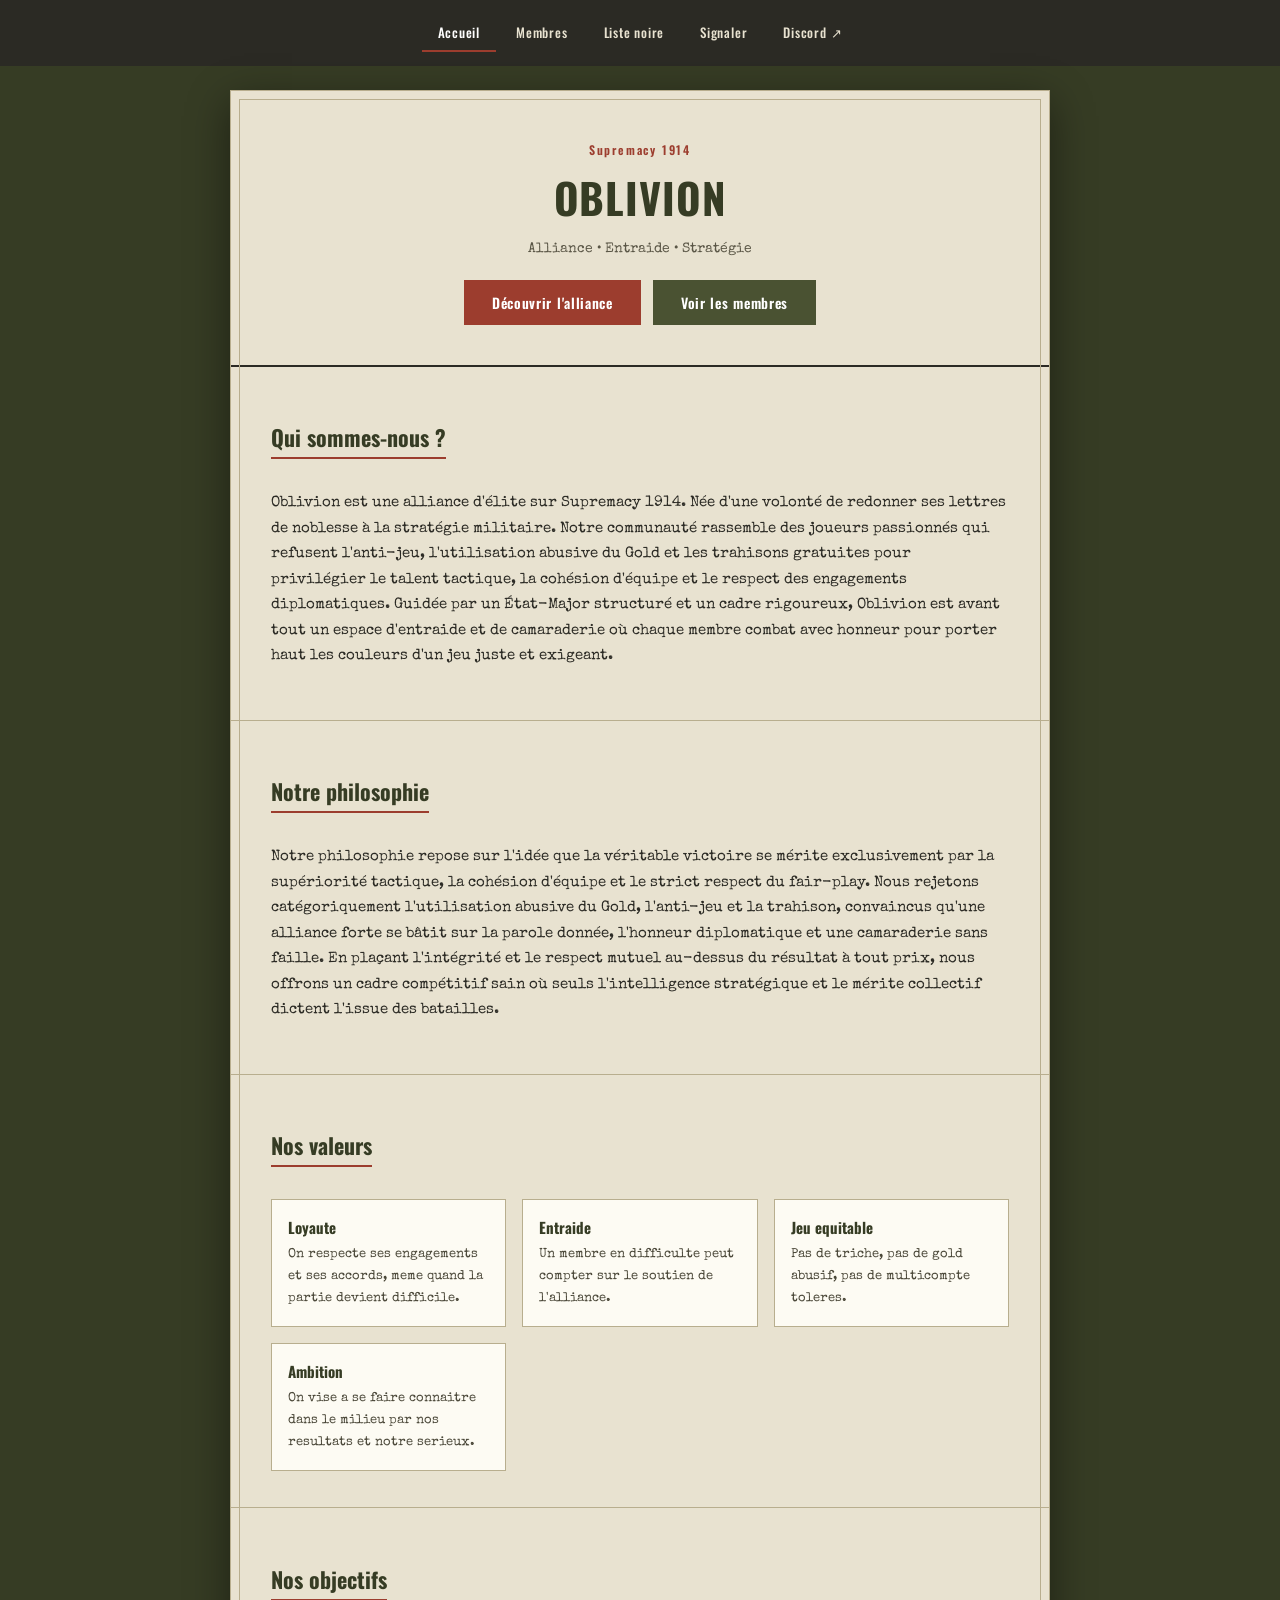
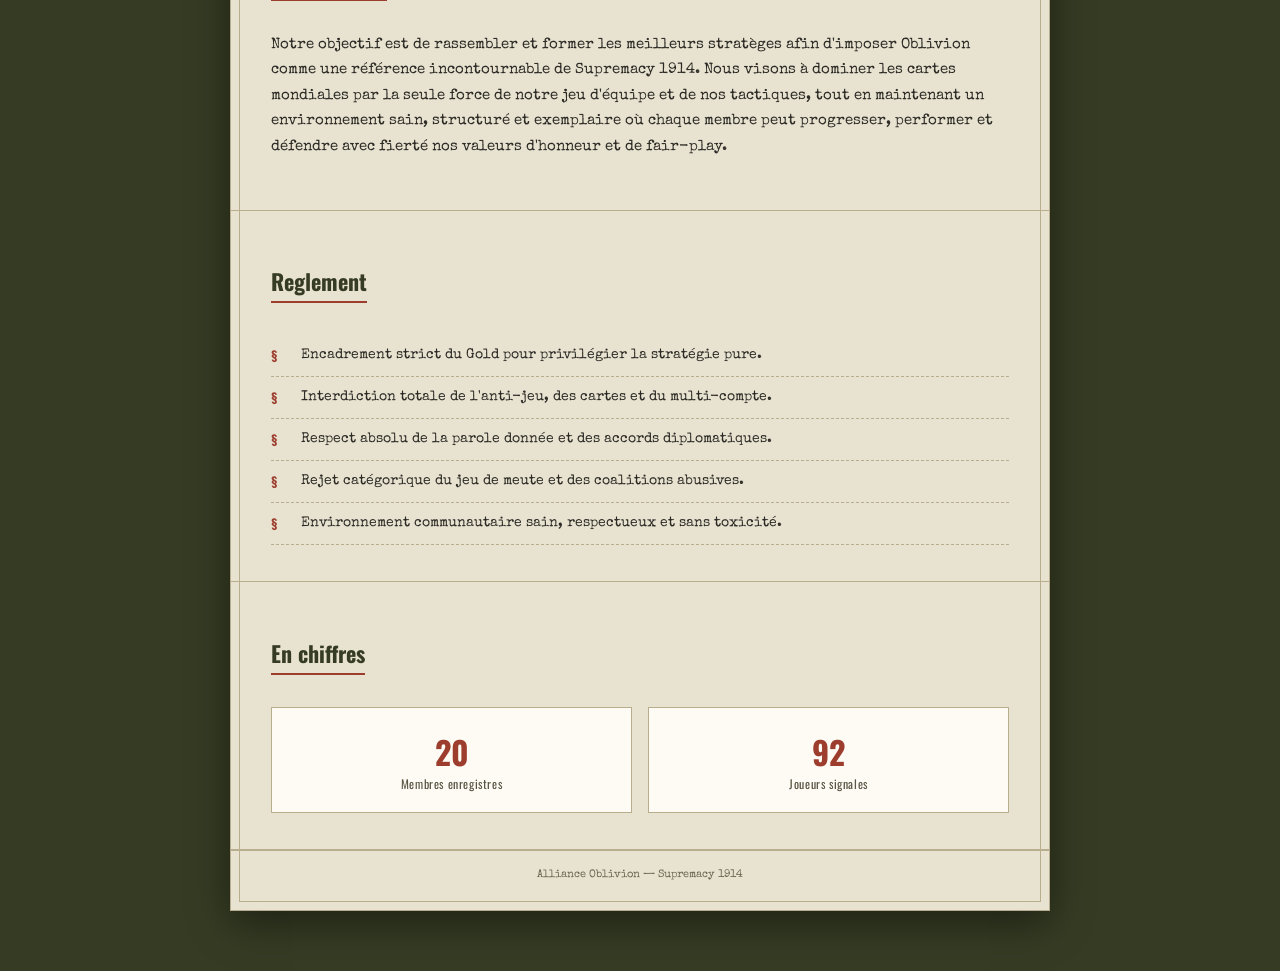
<file: index.html>
<!DOCTYPE html>
<html lang="fr">
<head>
<meta charset="UTF-8">
<meta name="viewport" content="width=device-width, initial-scale=1.0">
<title>Oblivion — Alliance Supremacy 1914</title>
<link rel="stylesheet" href="style.css">
</head>
<body>

<div class="topbar">
  <a href="index.html" class="active">Accueil</a>
  <a href="membres.html">Membres</a>
  <a href="blacklist.html">Liste noire</a>
  <a href="signaler.html">Signaler</a>
  <a href="https://discord.gg/QsgfNkR2nr" target="_blank">Discord ↗</a>
</div>

<div class="sheet">

  <div class="hero">
    <div class="eyebrow">Supremacy 1914</div>
    <h1>OBLIVION</h1>
    <p class="tagline">Alliance • Entraide • Stratégie</p>
    <div class="cta-row">
      <a href="#presentation" class="btn">Découvrir l'alliance</a>
      <a href="membres.html" class="btn secondary">Voir les membres</a>
    </div>
  </div>

  <div class="section" id="presentation">
    <h2>Qui sommes-nous ?</h2>
    <p>
      <!-- TODO Mamy  -->
      Oblivion est une alliance d'élite sur Supremacy 1914. 
      Née d'une volonté de redonner ses lettres de noblesse à la stratégie militaire.
      Notre communauté rassemble des joueurs passionnés qui refusent l'anti-jeu, 
      l'utilisation abusive du Gold et les trahisons gratuites pour privilégier le talent tactique, la cohésion d'équipe et le respect des engagements diplomatiques.
      Guidée par un État-Major structuré et un cadre rigoureux, Oblivion est avant tout un espace d'entraide et de camaraderie où chaque membre combat avec honneur pour porter haut les couleurs d'un jeu juste et exigeant.
    </p>
  </div>

  <div class="section">
    <h2>Notre philosophie</h2>
    <p>
      <!-- TODO Mamy  -->
      Notre philosophie repose sur l'idée que la véritable
      victoire se mérite exclusivement par la supériorité
      tactique, la cohésion d'équipe et le strict respect
      du fair-play. Nous rejetons catégoriquement l'utilisation
      abusive du Gold, l'anti-jeu et la trahison, convaincus
      qu'une alliance forte se bâtit sur la parole donnée,
      l'honneur diplomatique et une camaraderie sans faille.
      En plaçant l'intégrité et le respect mutuel au-dessus
      du résultat à tout prix, nous offrons un cadre
      compétitif sain où seuls l'intelligence stratégique
      et le mérite collectif dictent l'issue des batailles.
    </p>
  </div>

  <div class="section">
    <h2>Nos valeurs</h2>
    <div class="values-grid">
      <div class="value-card">
        <h3>Loyaute</h3>
        <p>On respecte ses engagements et ses accords, meme quand la partie devient difficile.</p>
      </div>
      <div class="value-card">
        <h3>Entraide</h3>
        <p>Un membre en difficulte peut compter sur le soutien de l'alliance.</p>
      </div>
      <div class="value-card">
        <h3>Jeu equitable</h3>
        <p>Pas de triche, pas de gold abusif, pas de multicompte toleres.</p>
      </div>
      <div class="value-card">
        <h3>Ambition</h3>
        <p>On vise a se faire connaitre dans le milieu par nos resultats et notre serieux.</p>
      </div>
    </div>
  </div>

  <div class="section">
    <h2>Nos objectifs</h2>
    <p>
      <!-- TODO Mamy -->
      Notre objectif est de rassembler et former les meilleurs
      stratèges afin d'imposer Oblivion comme une référence
      incontournable de Supremacy 1914. Nous visons à dominer
      les cartes mondiales par la seule force de notre jeu
      d'équipe et de nos tactiques, tout en maintenant un
      environnement sain, structuré et exemplaire où chaque
      membre peut progresser, performer et défendre avec fierté
      nos valeurs d'honneur et de fair-play.
    </p>
  </div>

  <div class="section">
    <h2>Reglement</h2>
    <ul class="rules-list">
      <!-- TODO Mamy -->
      <li>Encadrement strict du Gold pour privilégier la stratégie pure.</li>
      <li>Interdiction totale de l'anti-jeu, des cartes et du multi-compte.</li>
      <li>Respect absolu de la parole donnée et des accords diplomatiques.</li>
      <li>Rejet catégorique du jeu de meute et des coalitions abusives.</li>
      <li>Environnement communautaire sain, respectueux et sans toxicité.</li>
    </ul>
  </div>

  <div class="section" id="chiffres">
    <h2>En chiffres</h2>
    <div class="stats-grid" id="stats-grid">
      <div class="stat-card">
        <div class="stat-number" id="stat-membres">—</div>
        <div class="stat-label">Membres enregistres</div>
      </div>
      <div class="stat-card">
        <div class="stat-number" id="stat-blacklist">—</div>
        <div class="stat-label">Joueurs signales</div>
      </div>
    </div>
  </div>

  <footer>Alliance Oblivion — Supremacy 1914</footer>
  <!--https://formspree.io/f/xjyvqvpk -->
</div>

<script>
  async function loadStats() {
    try {
      const [blRes, memRes] = await Promise.all([
        fetch('blacklist.json'),
        fetch('membres.json')
      ]);
      const blacklist = blRes.ok ? await blRes.json() : [];
      const membres = memRes.ok ? await memRes.json() : [];
      document.getElementById('stat-blacklist').textContent = blacklist.length;
      document.getElementById('stat-membres').textContent = membres.length;
    } catch (e) {
      document.getElementById('stat-blacklist').textContent = '?';
      document.getElementById('stat-membres').textContent = '?';
    }
  }
  loadStats();
</script>

</body>
</html>
</file>
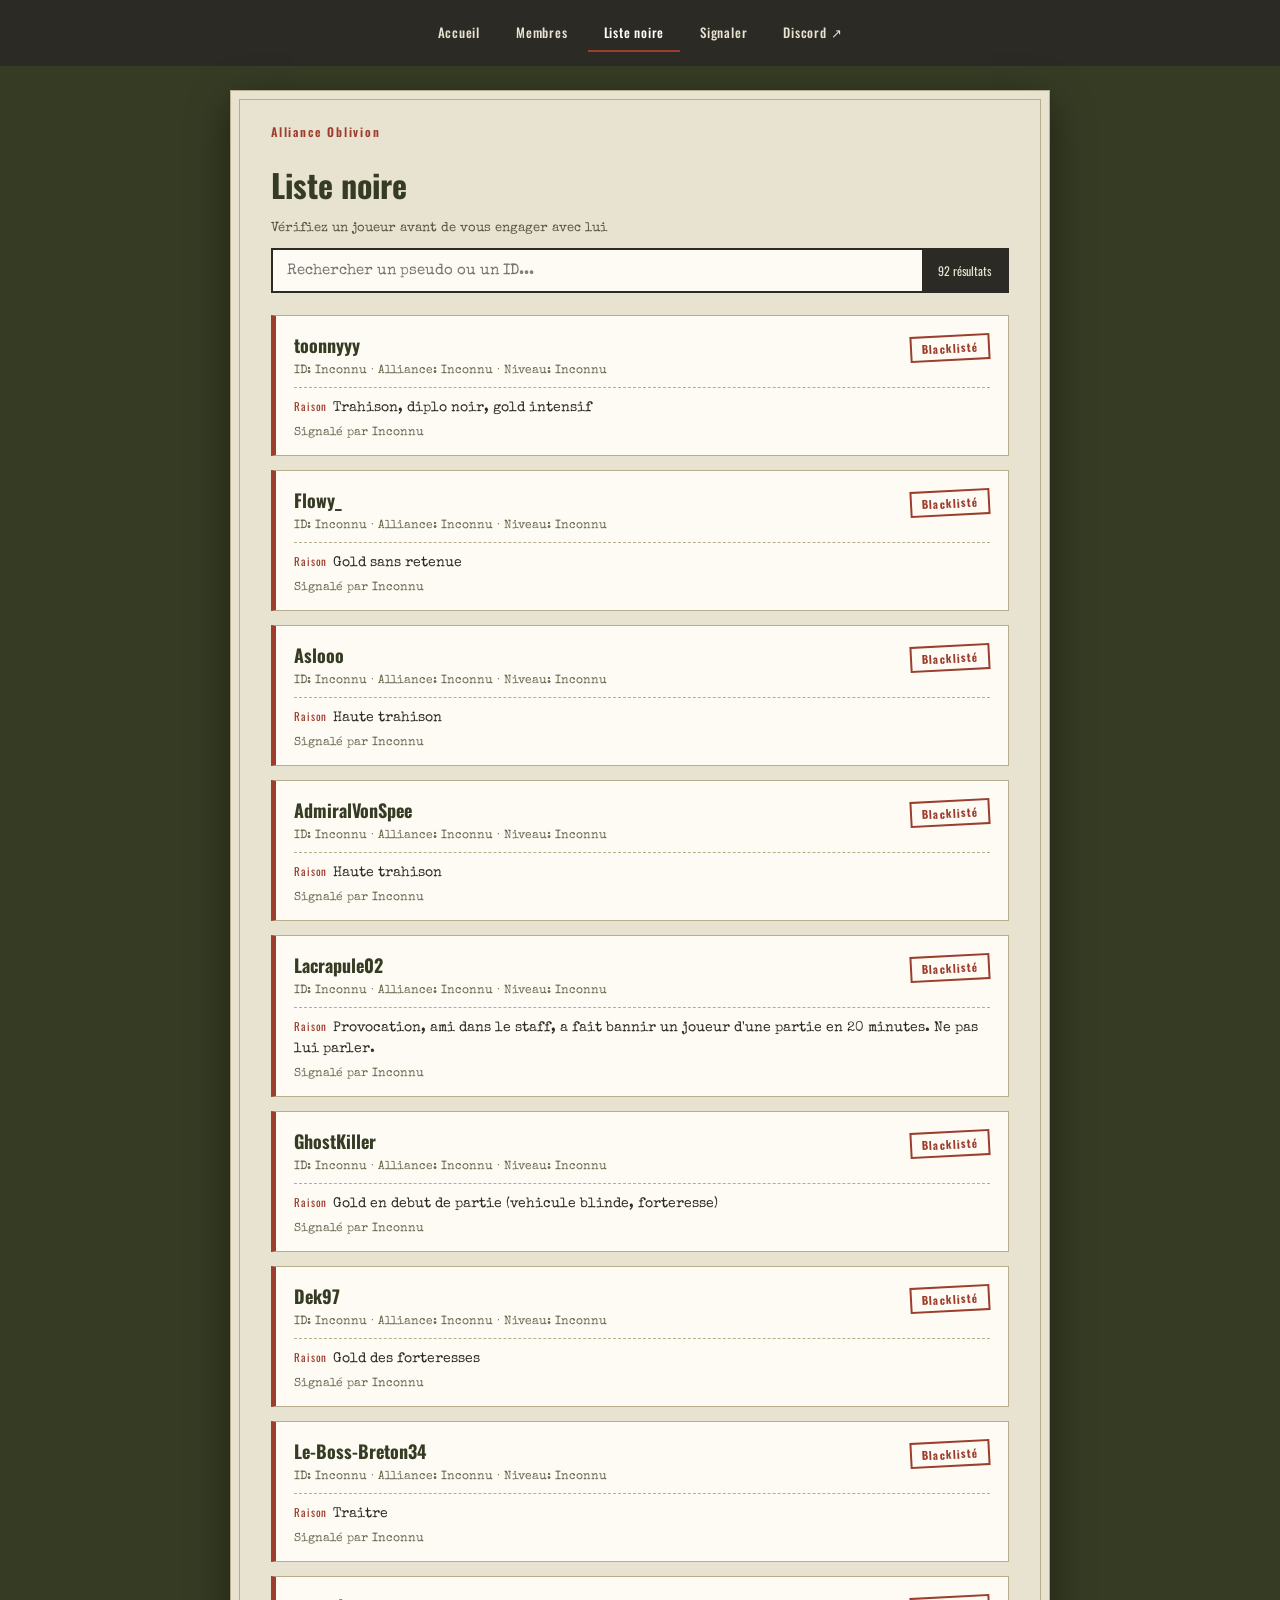
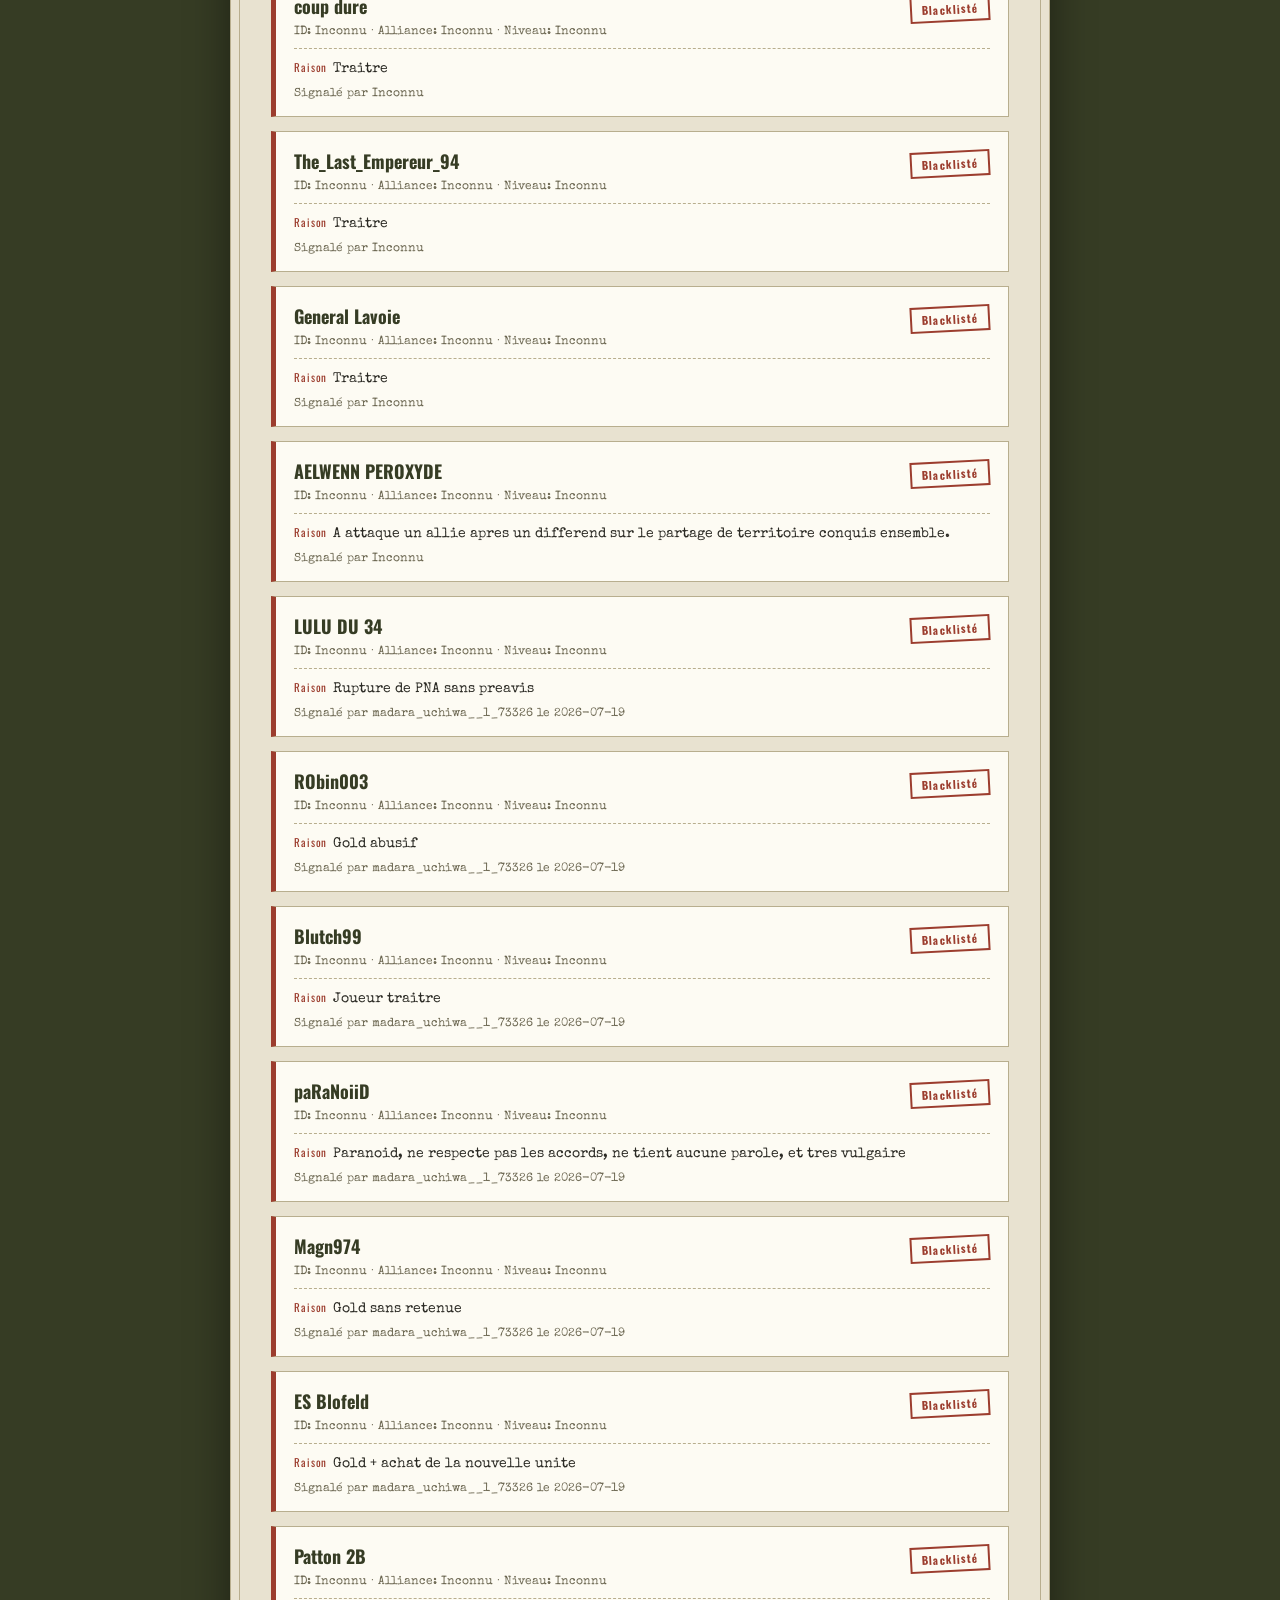
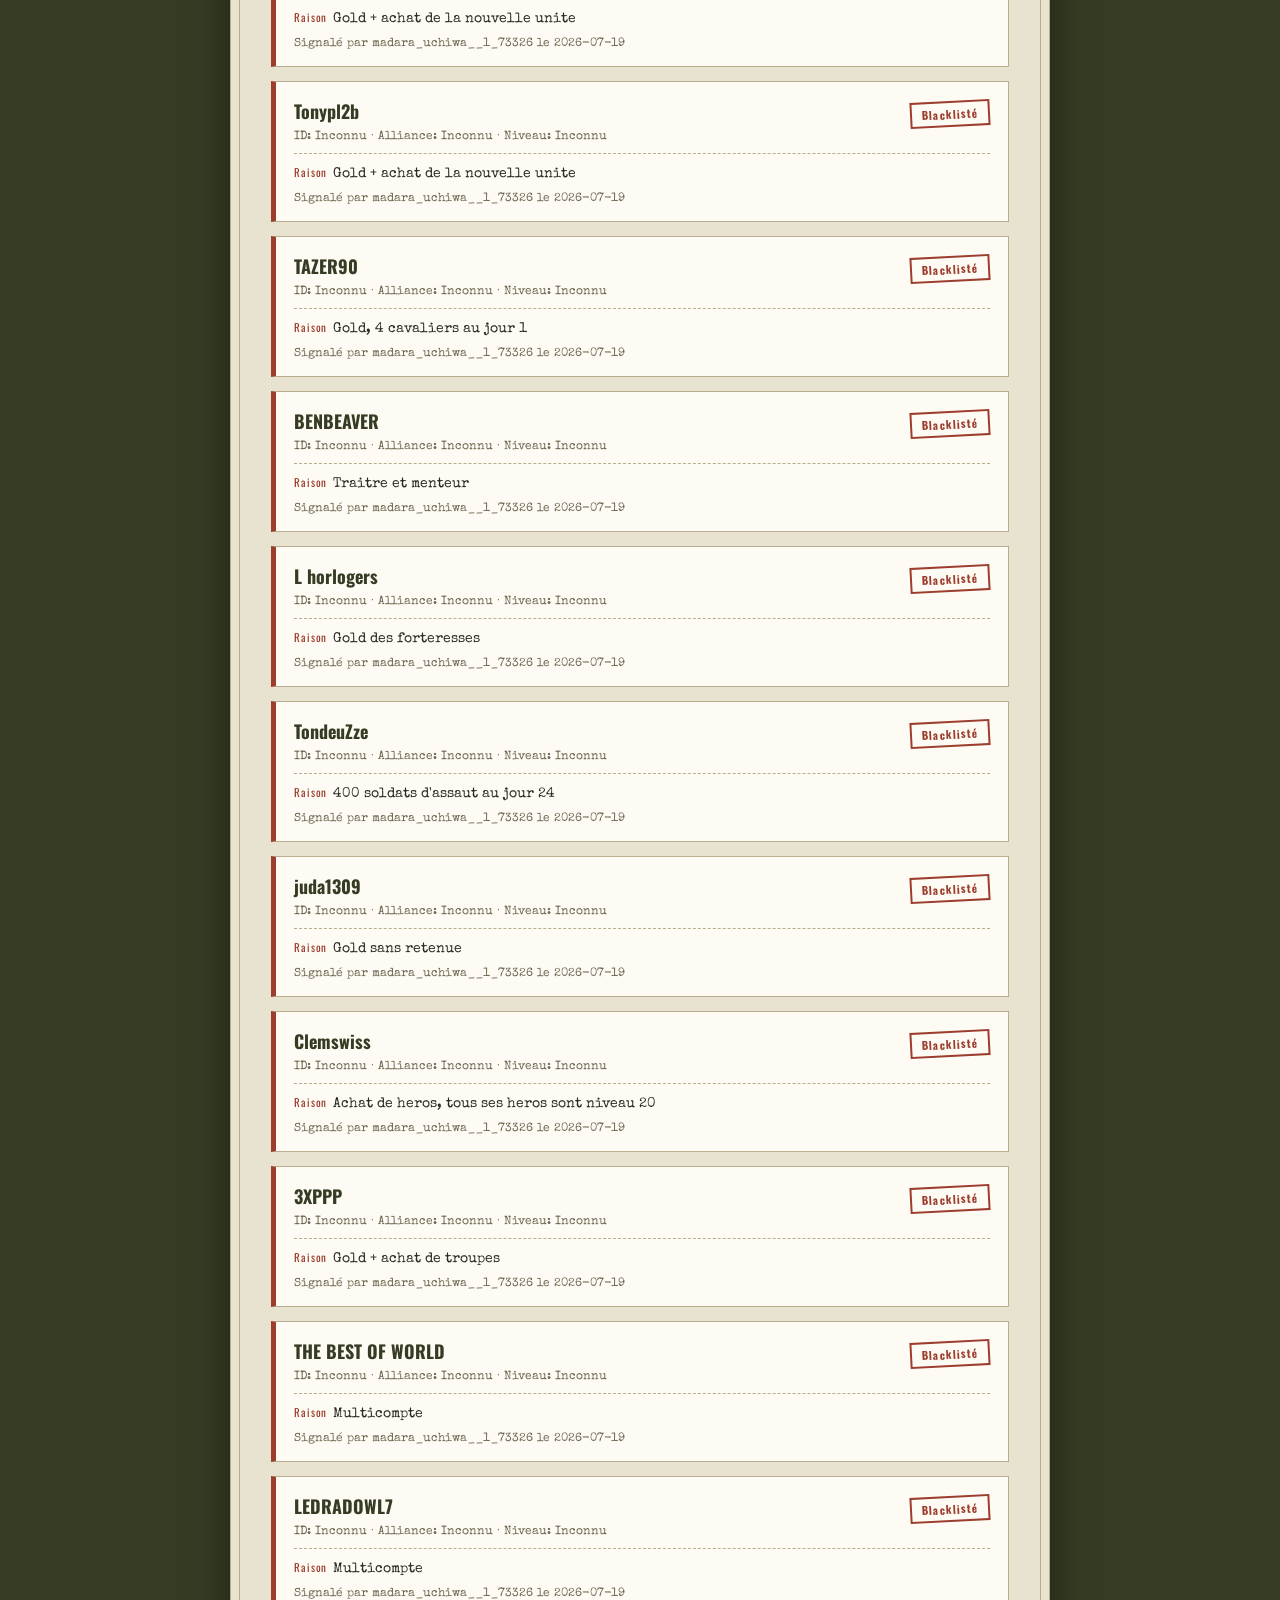
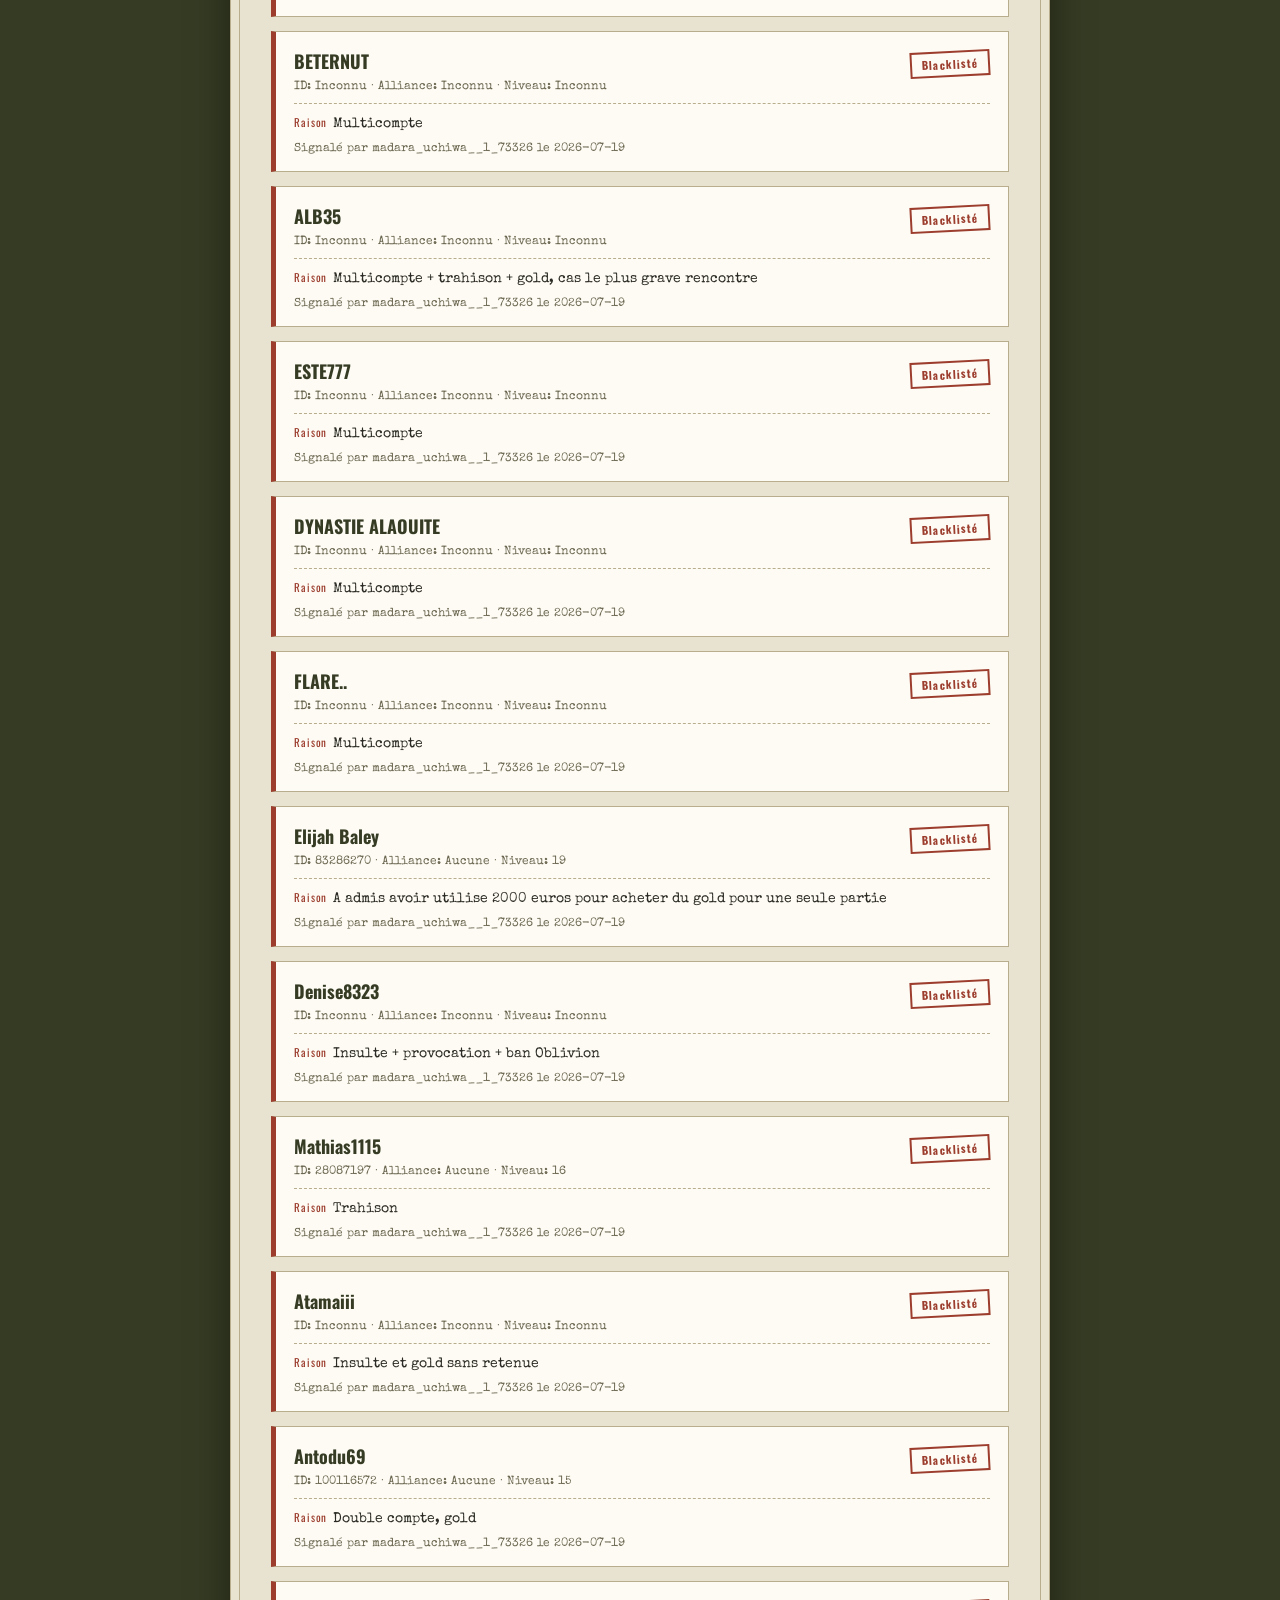
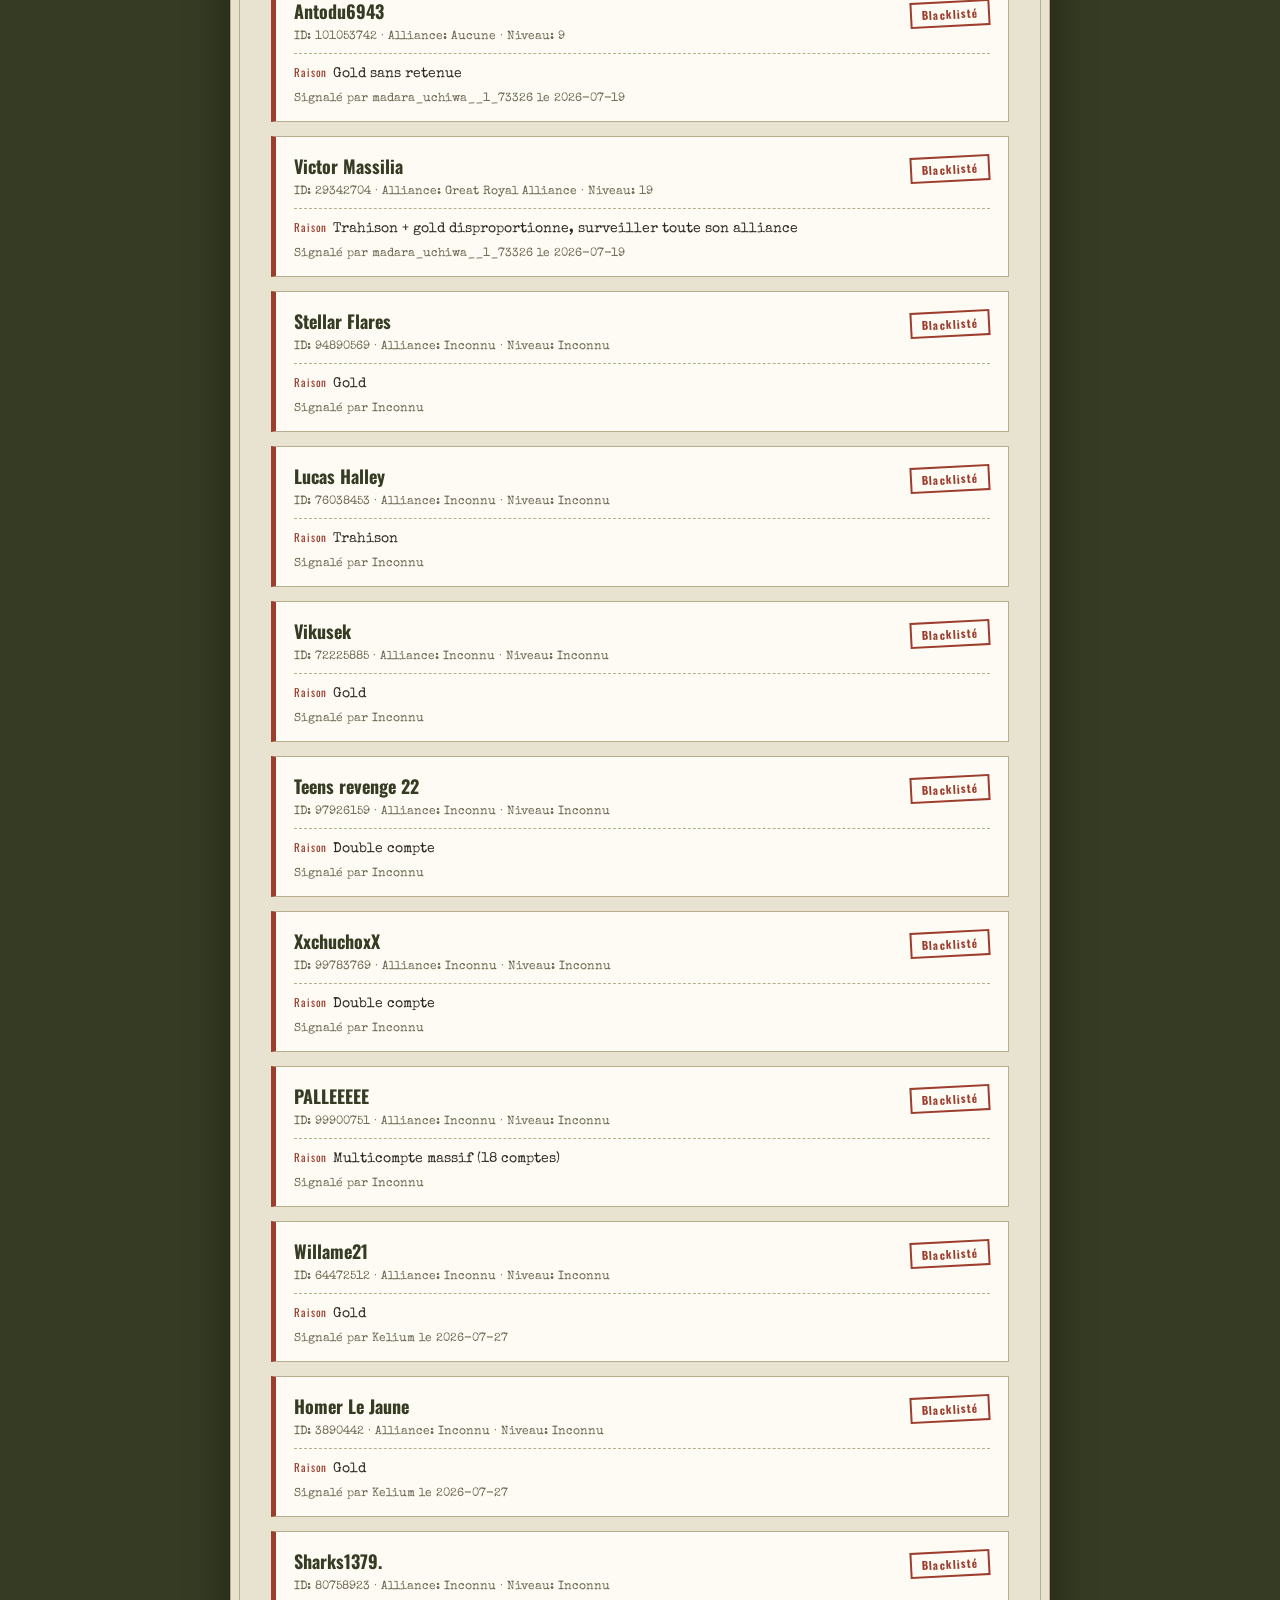
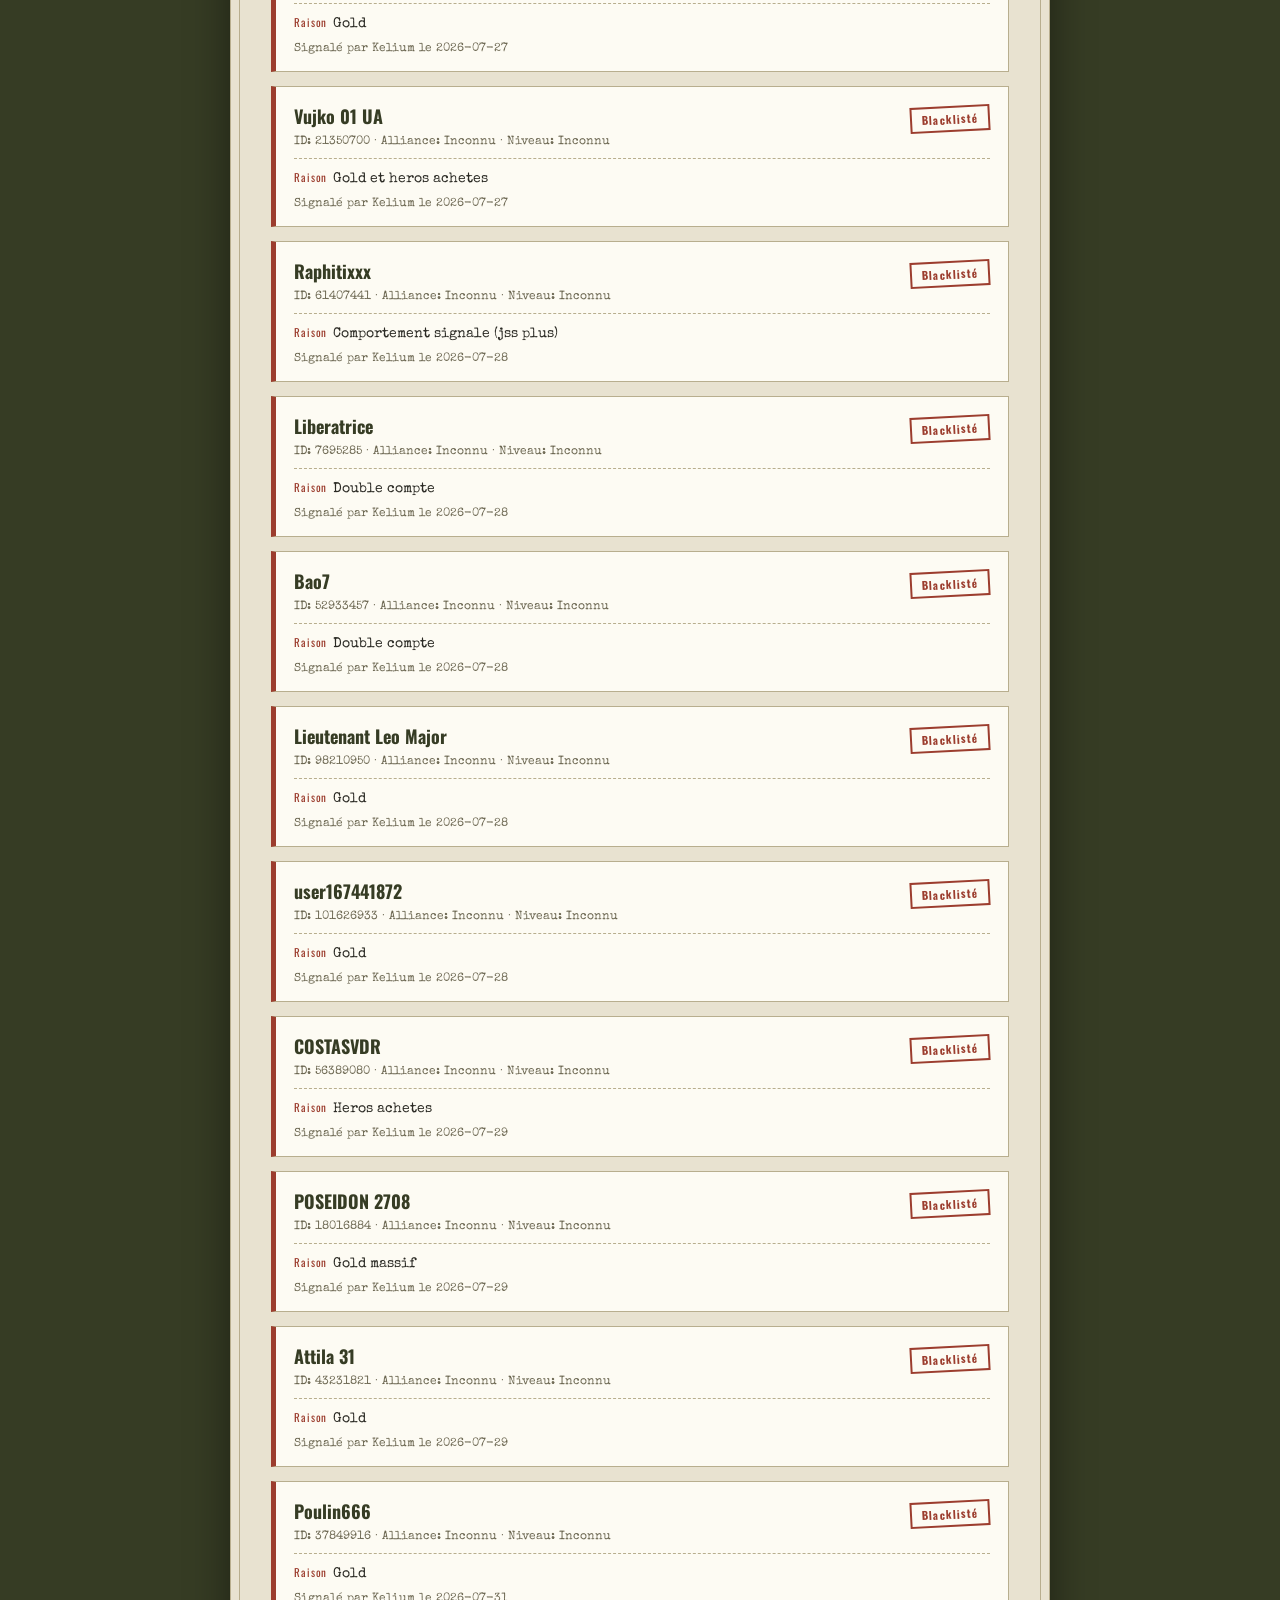
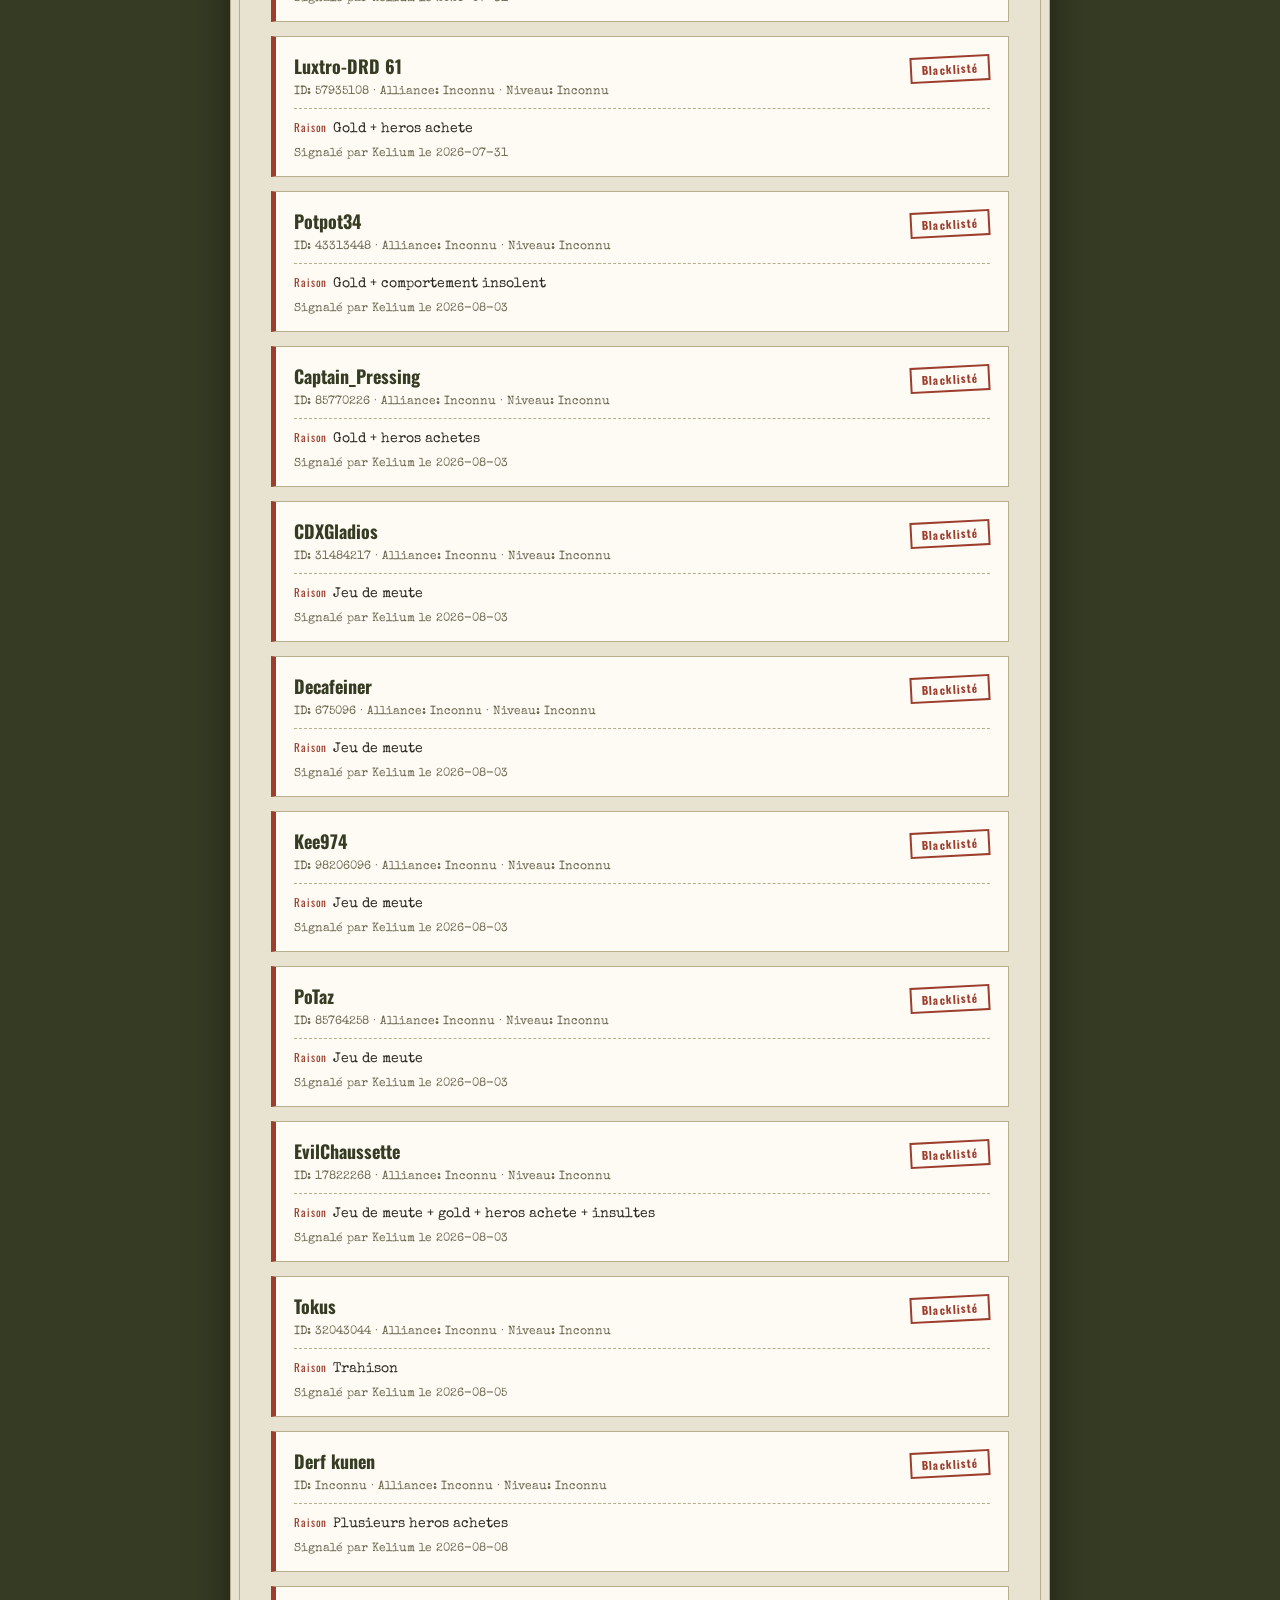
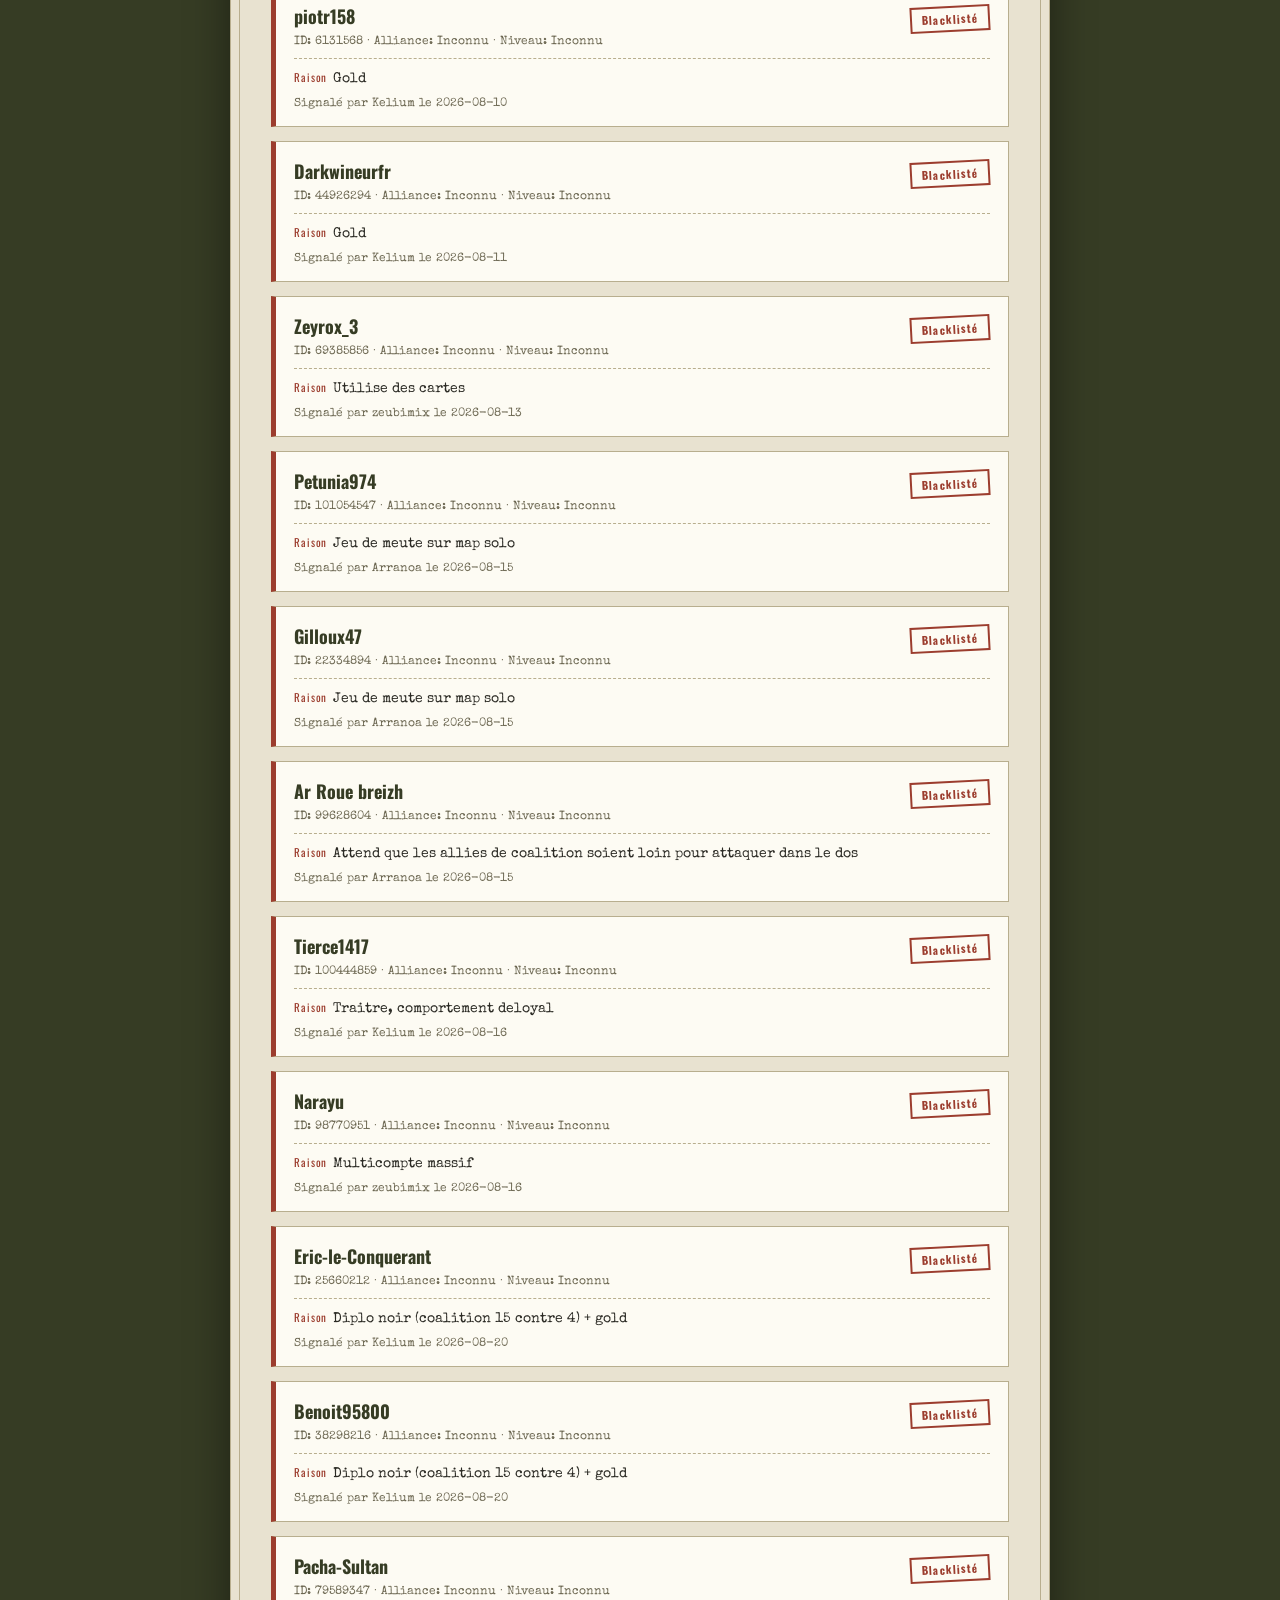
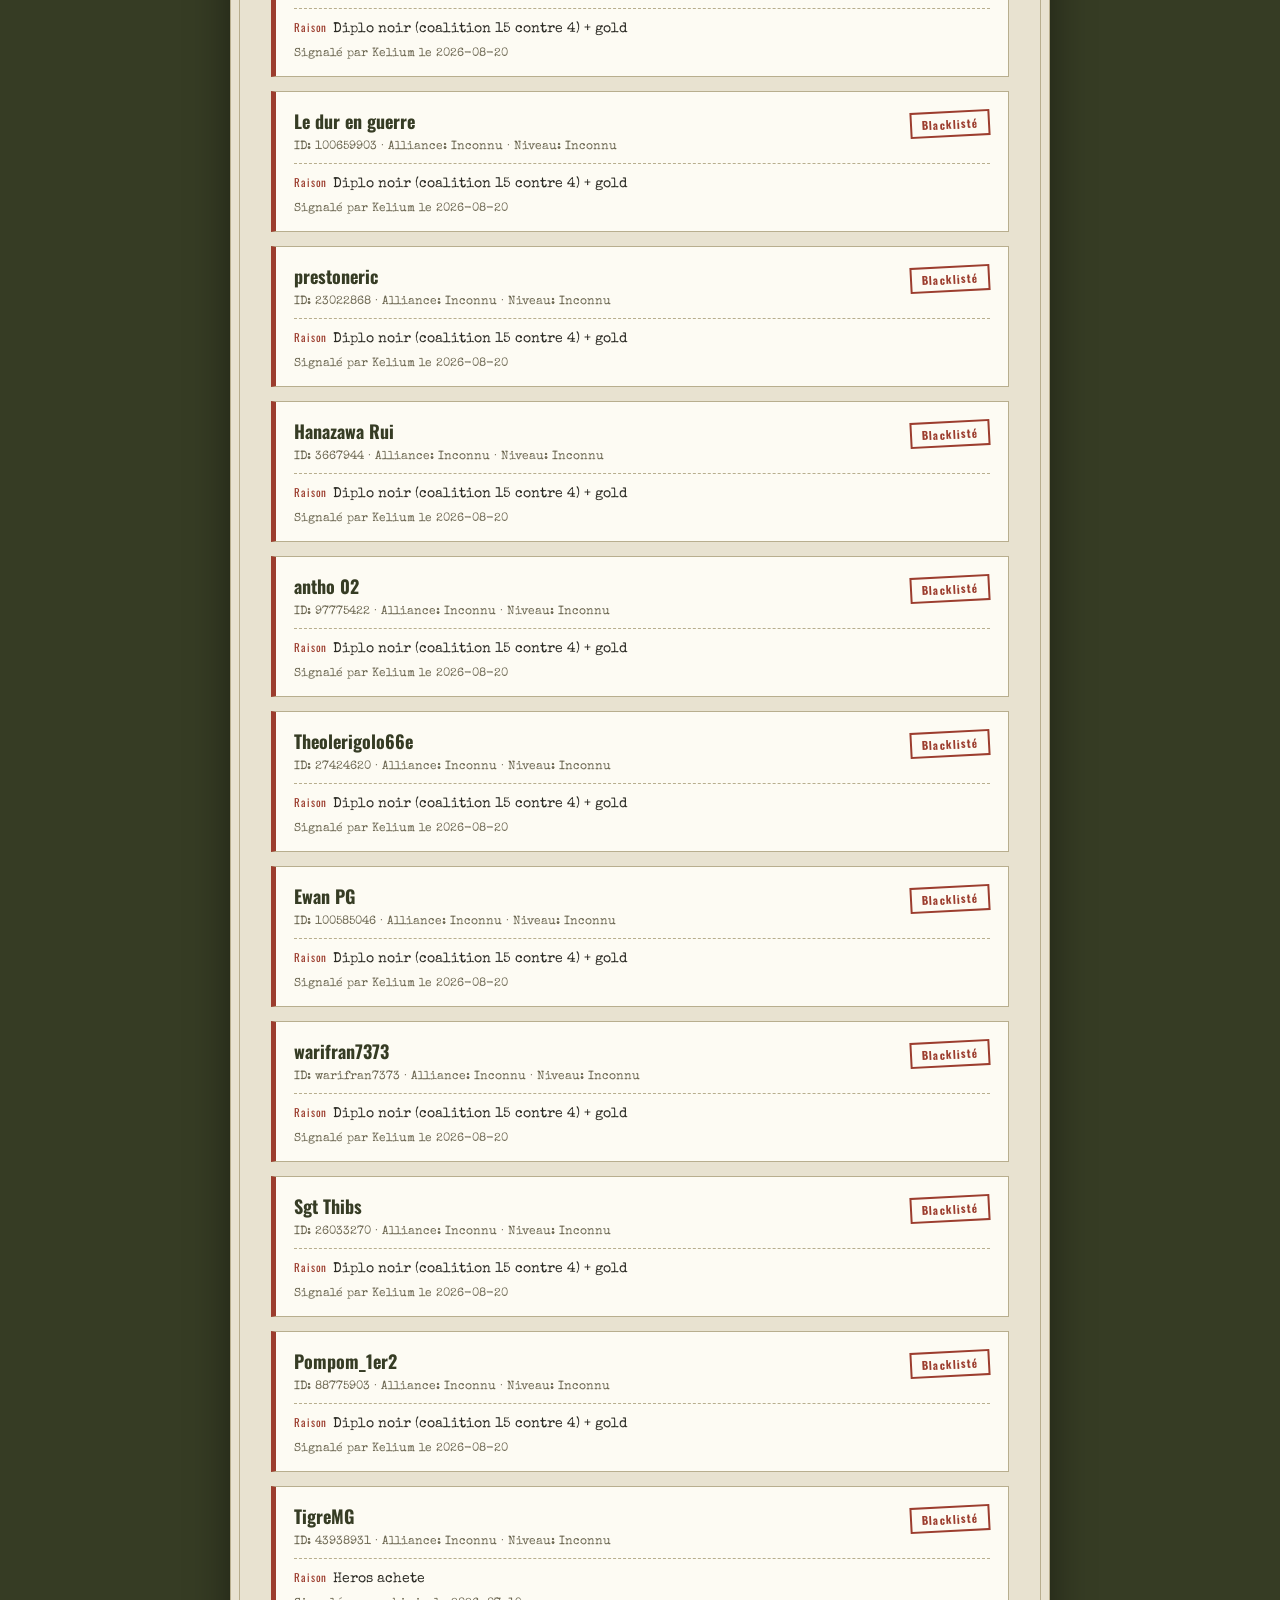
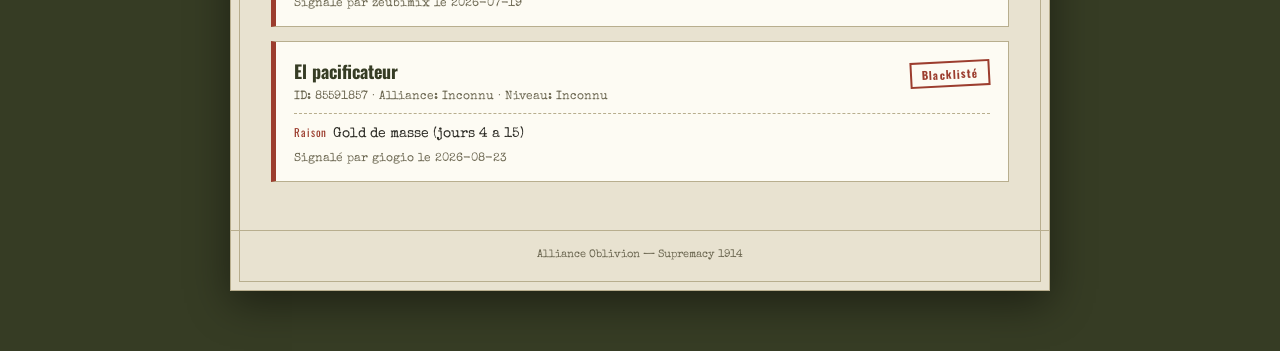
<file: blacklist.html>
<!DOCTYPE html>
<html lang="fr">
<head>
<meta charset="UTF-8">
<meta name="viewport" content="width=device-width, initial-scale=1.0">
<title>Oblivion — Liste noire</title>
<link rel="stylesheet" href="style.css">
</head>
<body>

<div class="topbar">
  <a href="index.html">Accueil</a>
  <a href="membres.html">Membres</a>
  <a href="blacklist.html" class="active">Liste noire</a>
  <a href="signaler.html">Signaler</a>
  <a href="https://discord.gg/QsgfNkR2nr" target="_blank">Discord ↗</a>
</div>

<div class="sheet">
  <div class="content">
    <div class="eyebrow">Alliance Oblivion</div>
    <h1>Liste noire</h1>
    <p style="font-size:13px; color:#5a5646; margin-top:-8px;">Vérifiez un joueur avant de vous engager avec lui</p>

    <div class="search-row">
      <input id="search" type="text" placeholder="Rechercher un pseudo ou un ID...">
      <div class="count" id="count">0 résultat</div>
    </div>

    <div class="results" id="results"></div>
  </div>
  <footer>Alliance Oblivion — Supremacy 1914</footer>
</div>

<script>
  let blacklist = [];

  function normalize(s) { return (s || '').toString().toLowerCase(); }

  function escapeHtml(str) {
    const div = document.createElement('div');
    div.textContent = str == null ? '' : str;
    return div.innerHTML;
  }

  function render(query) {
    const q = normalize(query);
    const resultsEl = document.getElementById('results');
    const countEl = document.getElementById('count');
    resultsEl.innerHTML = '';

    const filtered = q
      ? blacklist.filter(p => normalize(p.pseudo).includes(q) || normalize(p.id_jeu).includes(q))
      : blacklist;

    countEl.textContent = filtered.length + (filtered.length > 1 ? ' résultats' : ' résultat');

    if (filtered.length === 0) {
      resultsEl.innerHTML = `<div class="empty">
        <strong>${q ? 'Aucun résultat' : 'La liste noire est vide'}</strong>
        ${q ? "Ce pseudo ou cet ID n'apparaît dans aucun signalement." : 'Aucun joueur signalé pour le moment.'}
      </div>`;
      return;
    }

    filtered.forEach(p => {
      const card = document.createElement('div');
      card.className = 'card flagged';
      card.innerHTML = `
        <div class="card-top">
          <div class="card-name">${escapeHtml(p.pseudo)}</div>
          <div class="stamp">Blacklisté</div>
        </div>
        <div class="meta">ID: ${escapeHtml(p.id_jeu || 'Inconnu')} · Alliance: ${escapeHtml(p.alliance || 'Inconnue')} · Niveau: ${escapeHtml(p.niveau || '?')}</div>
        <div class="reason"><span class="label">Raison</span>${escapeHtml(p.raison)}</div>
        <div class="meta" style="margin-top:8px;">Signalé par ${escapeHtml(p.ajoute_par || '?')}${p.date_ajout ? ' le ' + escapeHtml(p.date_ajout) : ''}</div>
      `;
      resultsEl.appendChild(card);
    });
  }

  async function loadData() {
    try {
      const res = await fetch('blacklist.json');
      blacklist = res.ok ? await res.json() : [];
    } catch (e) {
      blacklist = [];
    }
    render('');
  }

  document.getElementById('search').addEventListener('input', (e) => render(e.target.value));
  loadData();
</script>

</body>
</html>
</file>
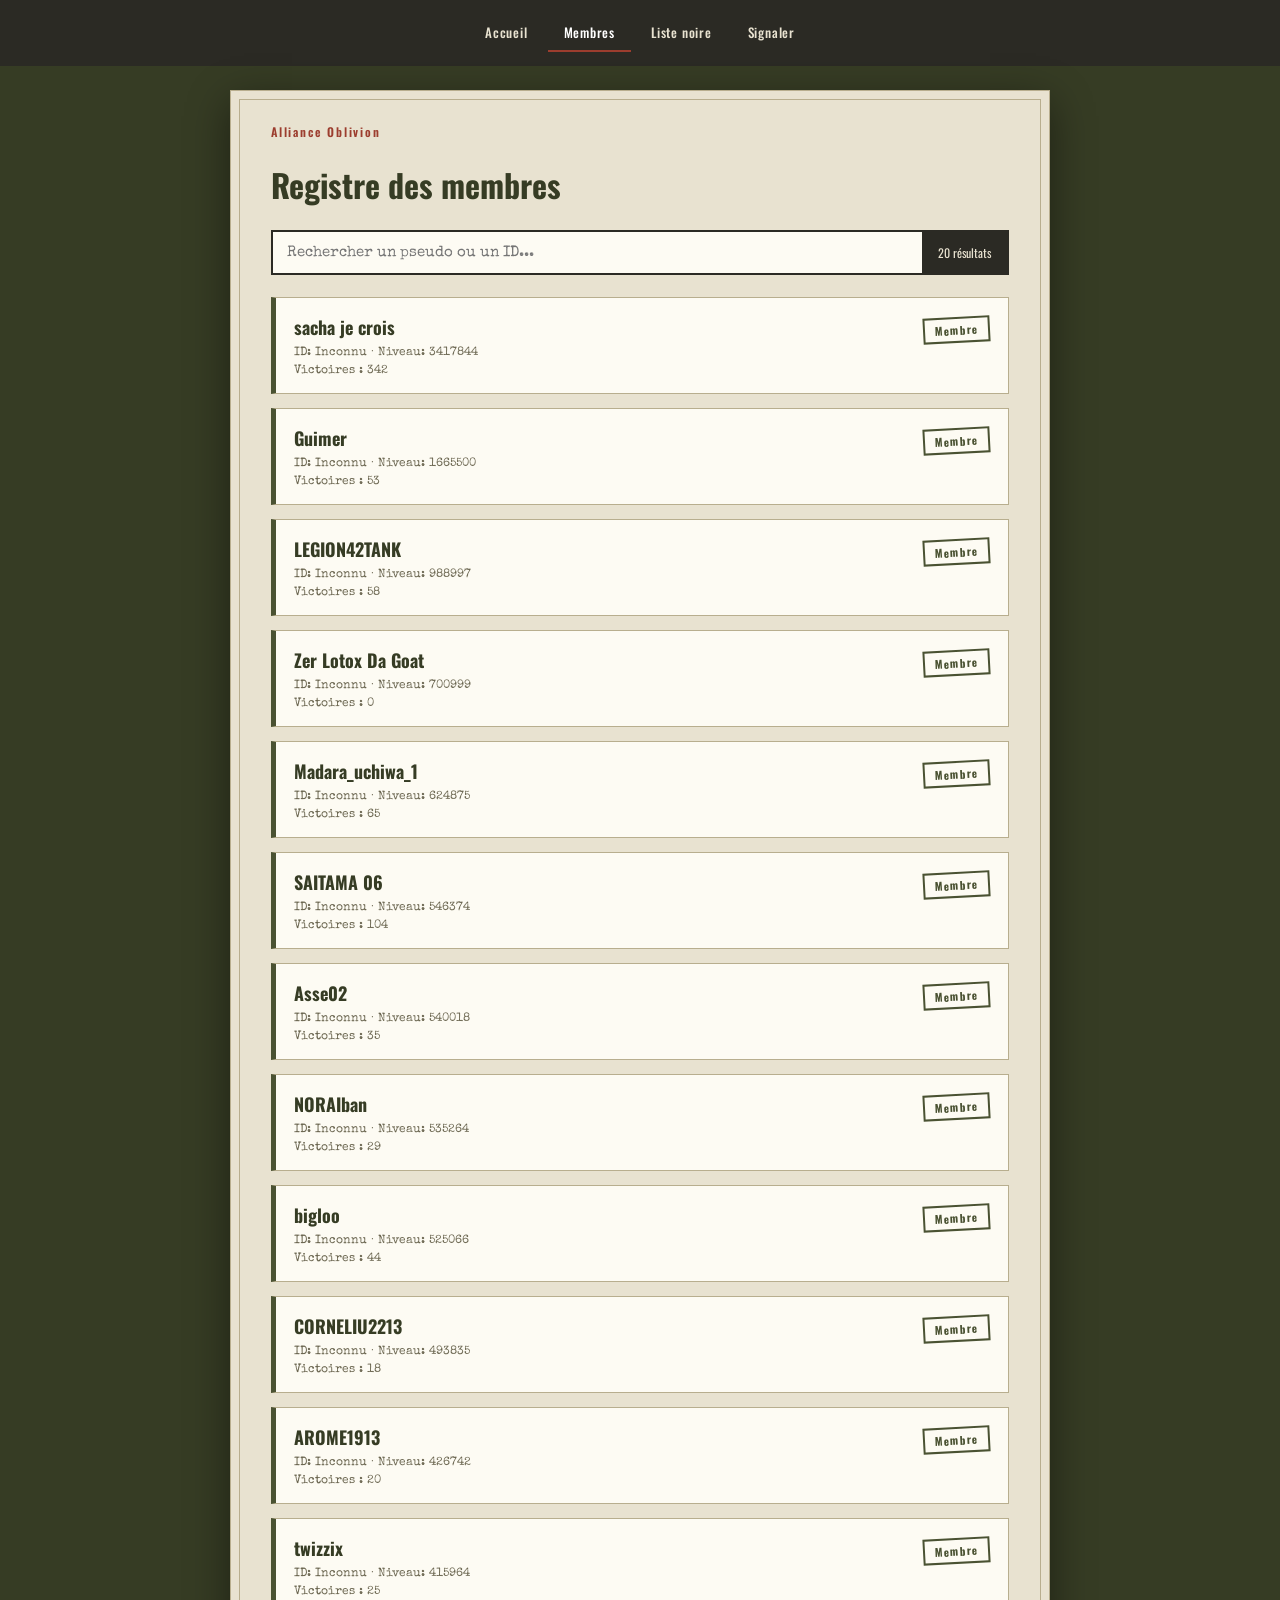
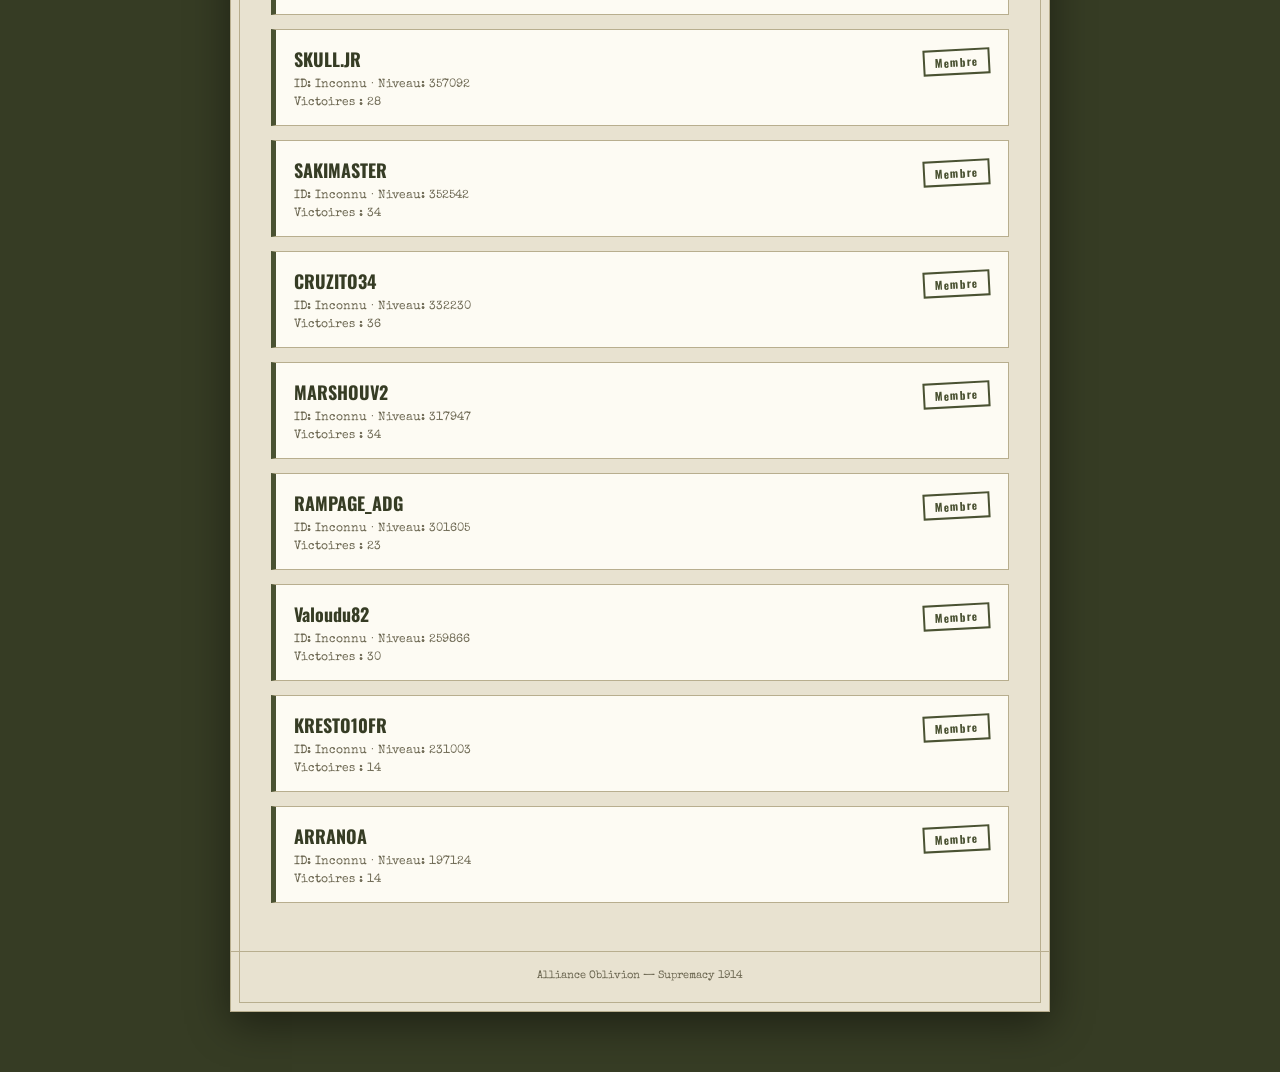
<file: membre.html>
<!DOCTYPE html>
<html lang="fr">
<head>
<meta charset="UTF-8">
<meta name="viewport" content="width=device-width, initial-scale=1.0">
<title>Oblivion — Membres</title>
<link rel="stylesheet" href="style.css">
</head>
<body>

<div class="topbar">
  <a href="index.html">Accueil</a>
  <a href="membres.html" class="active">Membres</a>
  <a href="blacklist.html">Liste noire</a>
  <a href="signaler.html">Signaler</a>
</div>

<div class="sheet">
  <div class="content">
    <div class="eyebrow">Alliance Oblivion</div>
    <h1>Registre des membres</h1>

    <div class="search-row">
      <input id="search" type="text" placeholder="Rechercher un pseudo ou un ID...">
      <div class="count" id="count">0 résultat</div>
    </div>

    <div class="results" id="results"></div>
  </div>
  <footer>Alliance Oblivion — Supremacy 1914</footer>
</div>

<script>
  let membres = [];

  function normalize(s) { return (s || '').toString().toLowerCase(); }

  function escapeHtml(str) {
    const div = document.createElement('div');
    div.textContent = str == null ? '' : str;
    return div.innerHTML;
  }

  function render(query) {
    const q = normalize(query);
    const resultsEl = document.getElementById('results');
    const countEl = document.getElementById('count');
    resultsEl.innerHTML = '';

    const filtered = q
      ? membres.filter(m => normalize(m.pseudo).includes(q) || normalize(m.id_jeu).includes(q))
      : membres;

    countEl.textContent = filtered.length + (filtered.length > 1 ? ' résultats' : ' résultat');

    if (filtered.length === 0) {
      resultsEl.innerHTML = `<div class="empty">
        <strong>${q ? 'Aucun résultat' : 'Aucun membre enregistré'}</strong>
        ${q ? "Ce pseudo ou cet ID ne correspond à aucun membre." : ''}
      </div>`;
      return;
    }

    filtered.forEach(m => {
      const card = document.createElement('div');
      card.className = 'card clear';
      card.innerHTML = `
        <div class="card-top">
          <div class="card-name">${escapeHtml(m.pseudo)}</div>
          <div class="stamp ok">Membre</div>
        </div>
        <div class="meta">ID: ${escapeHtml(m.id_jeu || 'Inconnu')} · Niveau: ${escapeHtml(m.niveau || '?')}${m.date_niveau ? ' (le ' + escapeHtml(m.date_niveau) + ')' : ''}</div>
        <div class="meta" style="margin-top:6px;">Victoires : ${escapeHtml(String(m.victoires ?? 0))}</div>
      `;
      resultsEl.appendChild(card);
    });
  }

  async function loadData() {
    try {
      const res = await fetch('membres.json');
      membres = res.ok ? await res.json() : [];
    } catch (e) {
      membres = [];
    }
    render('');
  }

  document.getElementById('search').addEventListener('input', (e) => render(e.target.value));
  loadData();
</script>

</body>
</html>
</file>
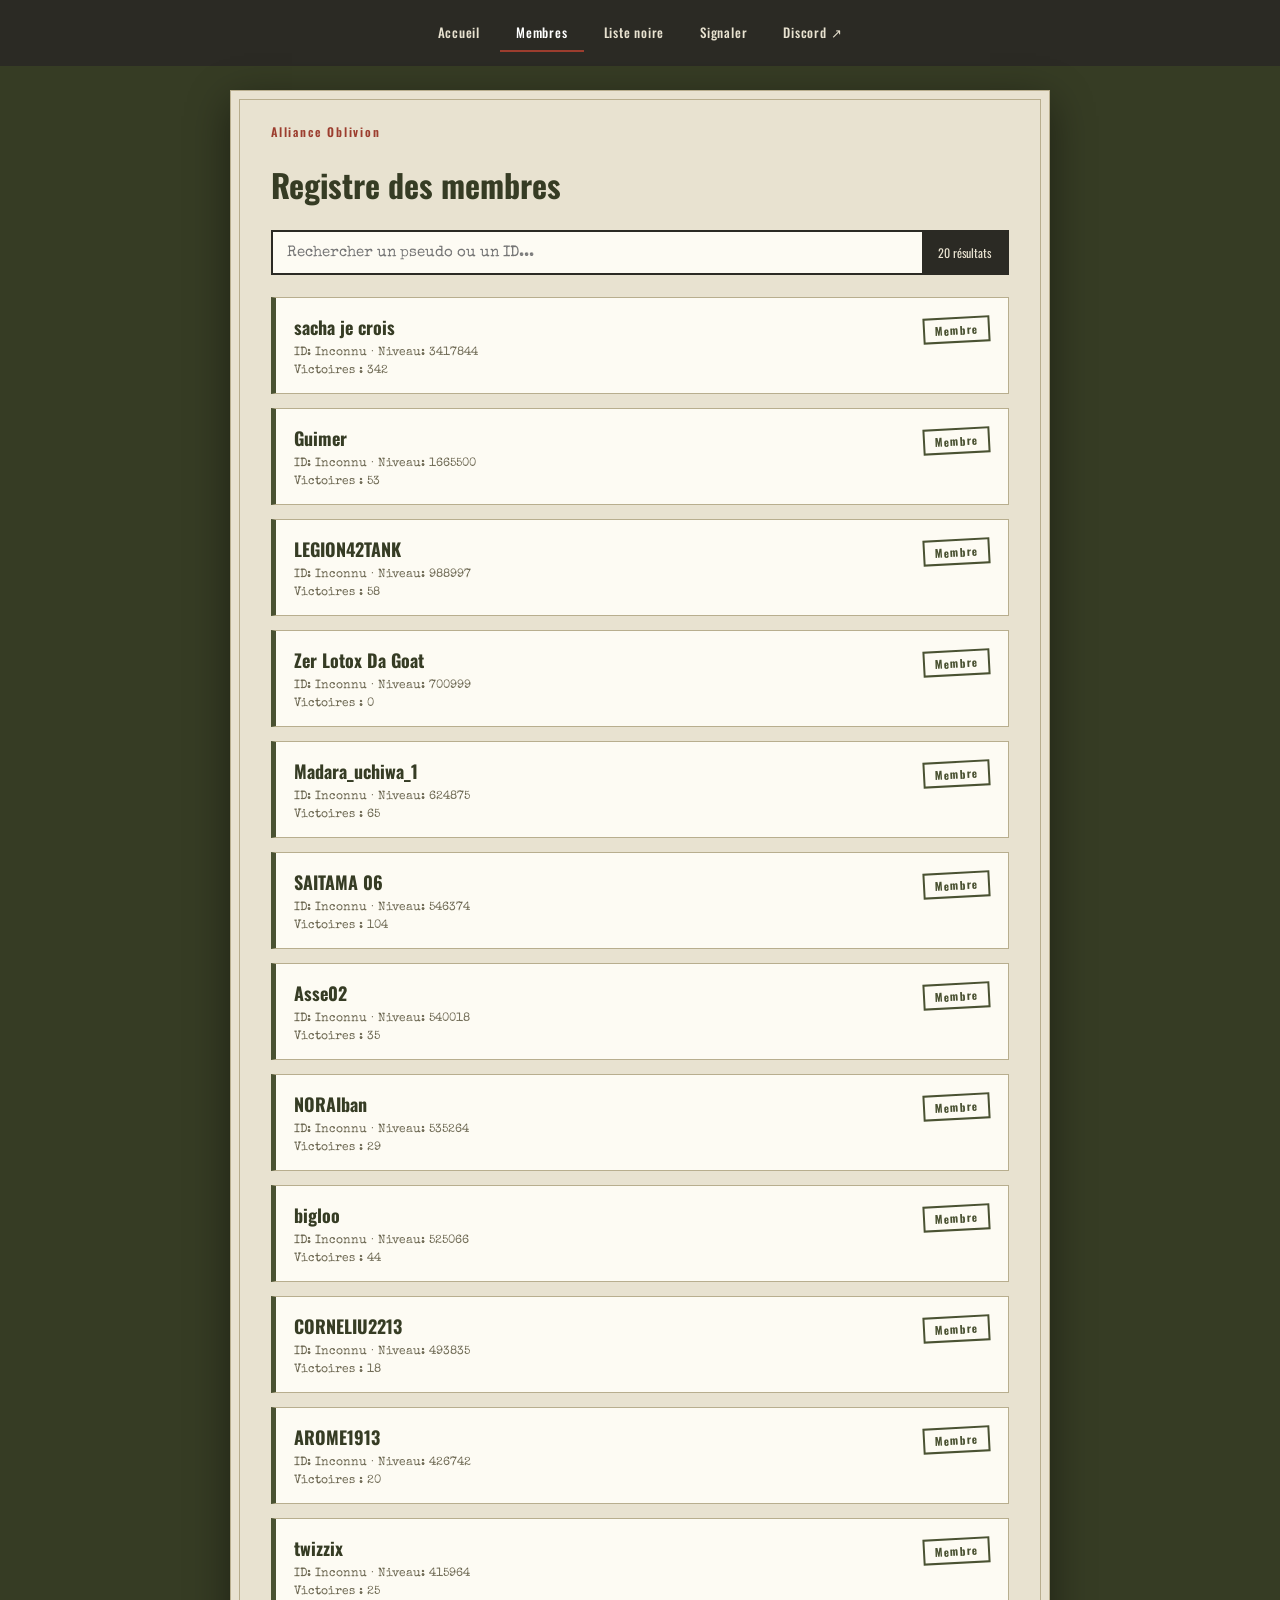
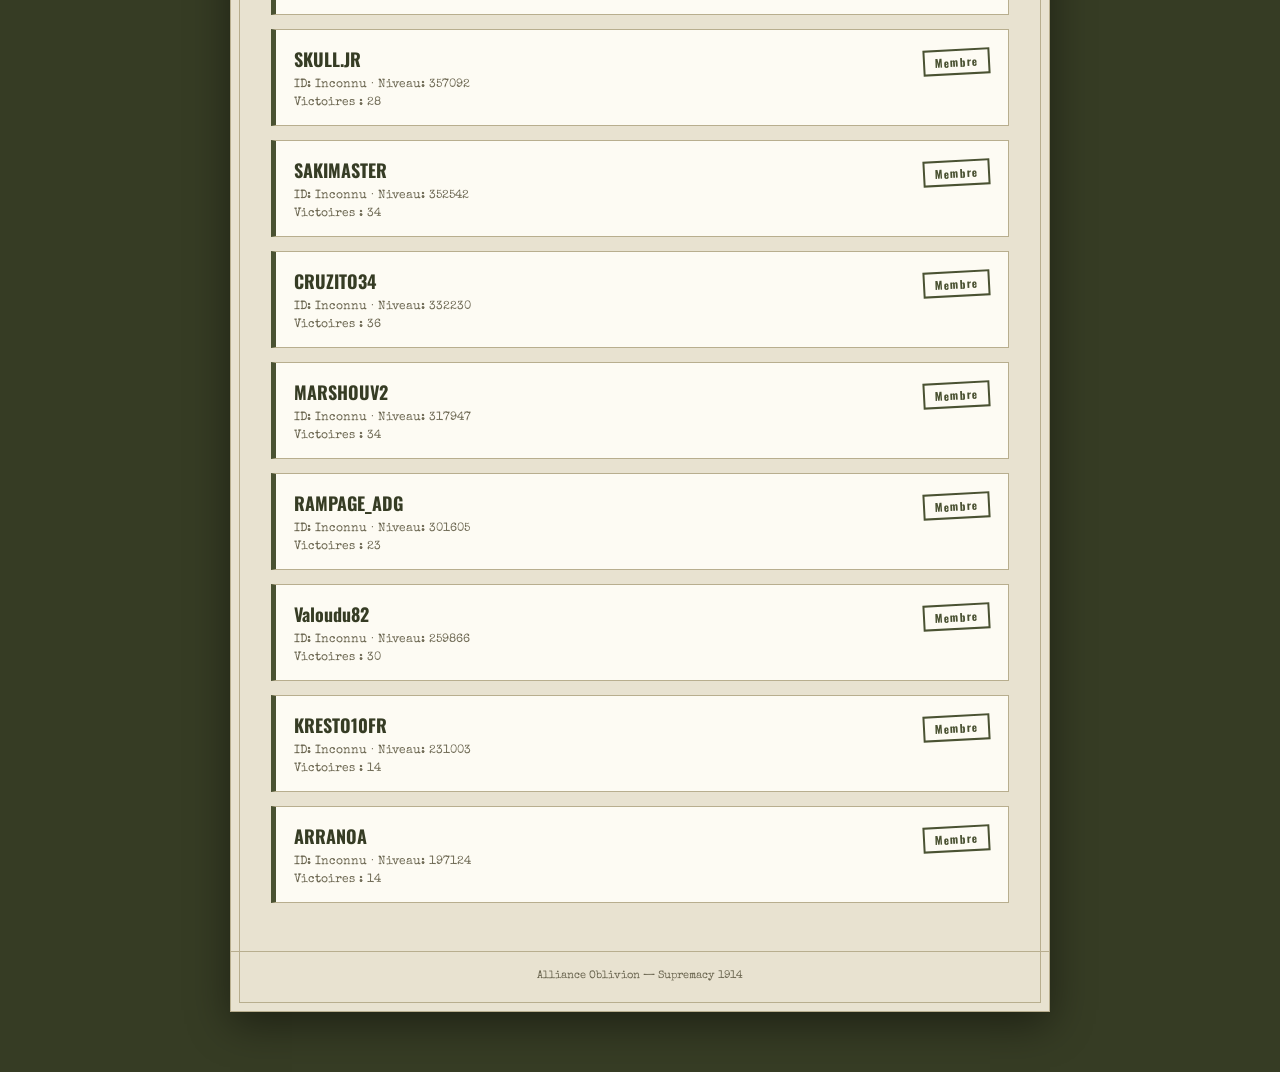
<file: membres.html>
<!DOCTYPE html>
<html lang="fr">
<head>
<meta charset="UTF-8">
<meta name="viewport" content="width=device-width, initial-scale=1.0">
<title>Oblivion — Membres</title>
<link rel="stylesheet" href="style.css">
</head>
<body>

<div class="topbar">
  <a href="index.html">Accueil</a>
  <a href="membres.html" class="active">Membres</a>
  <a href="blacklist.html">Liste noire</a>
  <a href="signaler.html">Signaler</a>
  <a href="https://discord.gg/QsgfNkR2nr" target="_blank">Discord ↗</a>
</div>

<div class="sheet">
  <div class="content">
    <div class="eyebrow">Alliance Oblivion</div>
    <h1>Registre des membres</h1>

    <div class="search-row">
      <input id="search" type="text" placeholder="Rechercher un pseudo ou un ID...">
      <div class="count" id="count">0 résultat</div>
    </div>

    <div class="results" id="results"></div>
  </div>
  <footer>Alliance Oblivion — Supremacy 1914</footer>
</div>

<script>
  let membres = [];

  function normalize(s) { return (s || '').toString().toLowerCase(); }

  function escapeHtml(str) {
    const div = document.createElement('div');
    div.textContent = str == null ? '' : str;
    return div.innerHTML;
  }

  function render(query) {
    const q = normalize(query);
    const resultsEl = document.getElementById('results');
    const countEl = document.getElementById('count');
    resultsEl.innerHTML = '';

    const filtered = q
      ? membres.filter(m => normalize(m.pseudo).includes(q) || normalize(m.id_jeu).includes(q))
      : membres;

    countEl.textContent = filtered.length + (filtered.length > 1 ? ' résultats' : ' résultat');

    if (filtered.length === 0) {
      resultsEl.innerHTML = `<div class="empty">
        <strong>${q ? 'Aucun résultat' : 'Aucun membre enregistré'}</strong>
        ${q ? "Ce pseudo ou cet ID ne correspond à aucun membre." : ''}
      </div>`;
      return;
    }

    filtered.forEach(m => {
      const card = document.createElement('div');
      card.className = 'card clear';
      card.innerHTML = `
        <div class="card-top">
          <div class="card-name">${escapeHtml(m.pseudo)}</div>
          <div class="stamp ok">Membre</div>
        </div>
        <div class="meta">ID: ${escapeHtml(m.id_jeu || 'Inconnu')} · Niveau: ${escapeHtml(m.niveau || '?')}${m.date_niveau ? ' (le ' + escapeHtml(m.date_niveau) + ')' : ''}</div>
        <div class="meta" style="margin-top:6px;">Victoires : ${escapeHtml(String(m.victoires ?? 0))}</div>
      `;
      resultsEl.appendChild(card);
    });
  }

  async function loadData() {
    try {
      const res = await fetch('membres.json');
      membres = res.ok ? await res.json() : [];
    } catch (e) {
      membres = [];
    }
    render('');
  }

  document.getElementById('search').addEventListener('input', (e) => render(e.target.value));
  loadData();
</script>

</body>
</html>
</file>
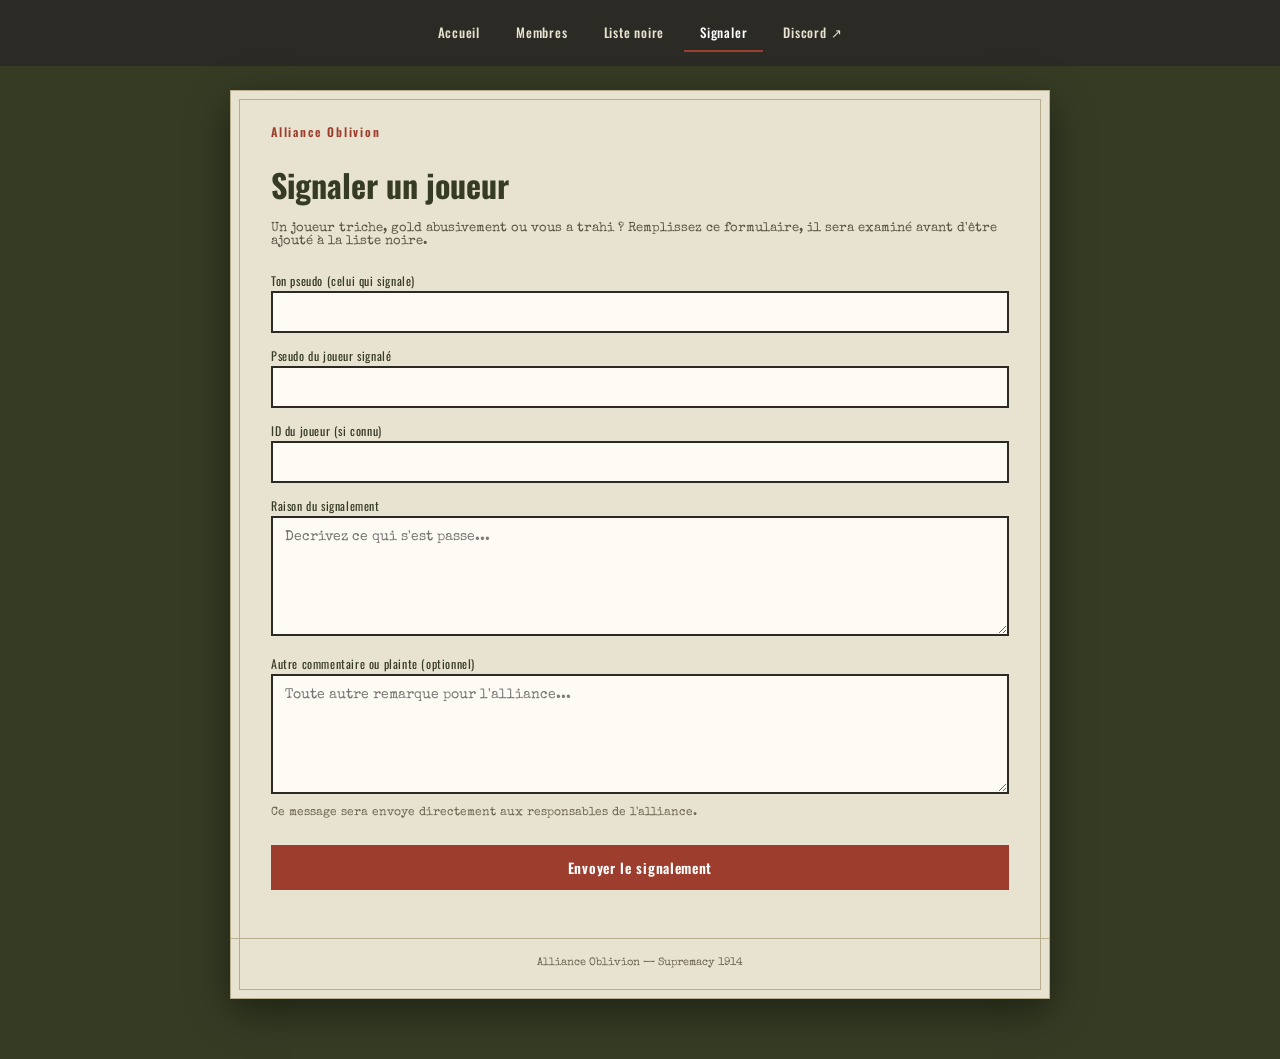
<file: signaler.html>
<!DOCTYPE html>
<html lang="fr">
<head>
<meta charset="UTF-8">
<meta name="viewport" content="width=device-width, initial-scale=1.0">
<title>Oblivion — Signaler</title>
<link rel="stylesheet" href="style.css">
</head>
<body>

<div class="topbar">
  <a href="index.html">Accueil</a>
  <a href="membres.html">Membres</a>
  <a href="blacklist.html">Liste noire</a>
  <a href="signaler.html" class="active">Signaler</a>
  <a href="https://discord.gg/QsgfNkR2nr" target="_blank">Discord ↗</a>
</div>

<div class="sheet">
  <div class="content">
    <div class="eyebrow">Alliance Oblivion</div>
    <h1>Signaler un joueur</h1>
    <p style="font-size:13px; color:#5a5646; margin-top:-8px; margin-bottom:24px;">
      Un joueur triche, gold abusivement ou vous a trahi ? Remplissez ce formulaire,
      il sera examiné avant d'être ajouté à la liste noire.
    </p>

    <!--
      TODO Mamy 
    -->
    <form class="report" action="https://formspree.io/f/xjyvqvpk" method="POST">
      <div>
        <label for="pseudo_signaleur">Ton pseudo (celui qui signale)</label>
        <input type="text" id="pseudo_signaleur" name="pseudo_signaleur" required>
      </div>

      <div>
        <label for="pseudo_joueur">Pseudo du joueur signalé</label>
        <input type="text" id="pseudo_joueur" name="pseudo_joueur" required>
      </div>

      <div>
        <label for="id_joueur">ID du joueur (si connu)</label>
        <input type="text" id="id_joueur" name="id_joueur">
      </div>

      <div>
        <label for="raison">Raison du signalement</label>
        <textarea id="raison" name="raison" required placeholder="Decrivez ce qui s'est passe..."></textarea>
      </div>

      <div>
        <label for="commentaire">Autre commentaire ou plainte (optionnel)</label>
        <textarea id="commentaire" name="commentaire" placeholder="Toute autre remarque pour l'alliance..."></textarea>
      </div>

      <p class="form-note">Ce message sera envoye directement aux responsables de l'alliance.</p>

      <button type="submit" class="btn">Envoyer le signalement</button>
    </form>
  </div>
  <footer>Alliance Oblivion — Supremacy 1914</footer>
</div>

</body>
</html>
</file>
<file: style.css>
@import url('https://fonts.googleapis.com/css2?family=Special+Elite&family=Oswald:wght@400;500;600;700&display=swap');

:root {
  --paper: #e8e2d0;
  --paper-dark: #dcd4bc;
  --ink: #2b2a24;
  --olive: #4a5232;
  --olive-dark: #363c24;
  --rust: #9c3d2e;
  --rust-dark: #7a2f22;
  --gold: #a9884f;
  --line: #b8ae8e;
}

* { box-sizing: border-box; }

body {
  margin: 0;
  background: var(--olive-dark);
  color: var(--ink);
  font-family: 'Special Elite', monospace;
  min-height: 100vh;
}

a { color: inherit; }

/* ---------- Barre de navigation ---------- */
.topbar {
  background: var(--ink);
  color: var(--paper);
  display: flex;
  align-items: center;
  justify-content: center;
  gap: 4px;
  padding: 14px 16px;
  flex-wrap: wrap;
}

.topbar a {
  font-family: 'Oswald', sans-serif;
  font-weight: 500;
  font-size: 13px;
  letter-spacing: 0.06em;
  text-decoration: none;
  color: var(--paper);
  padding: 8px 16px;
  border-bottom: 2px solid transparent;
}

.topbar a.active,
.topbar a:hover {
  border-bottom-color: var(--rust);
  color: #fff;
}

/* ---------- Conteneur type "feuille de dossier" ---------- */
.sheet {
  max-width: 820px;
  margin: 24px auto 60px;
  background: var(--paper);
  border: 1px solid var(--line);
  box-shadow: 0 12px 40px rgba(0,0,0,0.45);
  position: relative;
}

.sheet::before {
  content: "";
  position: absolute;
  inset: 8px;
  border: 1px solid var(--line);
  pointer-events: none;
}

.content { padding: 32px 40px 48px; }

/* ---------- Titres ---------- */
h1, h2, h3 {
  font-family: 'Oswald', sans-serif;
  color: var(--olive-dark);
}

.eyebrow {
  font-family: 'Oswald', sans-serif;
  font-weight: 600;
  font-size: 12px;
  letter-spacing: 0.15em;
  color: var(--rust);
}

/* ---------- Recherche (pages membres / blacklist) ---------- */
.search-row {
  display: flex;
  margin-bottom: 22px;
  border: 2px solid var(--ink);
}

.search-row input {
  flex: 1;
  padding: 13px 14px;
  font-family: 'Special Elite', monospace;
  font-size: 15px;
  background: #fdfbf3;
  border: none;
  color: var(--ink);
  outline: none;
}

.search-row .count {
  font-family: 'Oswald', sans-serif;
  font-size: 12px;
  display: flex;
  align-items: center;
  padding: 0 16px;
  background: var(--ink);
  color: var(--paper);
  white-space: nowrap;
}

.results { display: flex; flex-direction: column; gap: 14px; }

.card {
  border: 1px solid var(--line);
  background: #fdfbf3;
  padding: 16px 18px;
}

.card.flagged { border-left: 5px solid var(--rust); }
.card.clear { border-left: 5px solid var(--olive); }

.card-top {
  display: flex;
  justify-content: space-between;
  align-items: baseline;
  gap: 12px;
  flex-wrap: wrap;
}

.card-name {
  font-family: 'Oswald', sans-serif;
  font-weight: 700;
  font-size: 18px;
  color: var(--olive-dark);
}

.stamp {
  font-family: 'Oswald', sans-serif;
  font-weight: 700;
  font-size: 11px;
  letter-spacing: 0.1em;
  padding: 3px 10px;
  border: 2px solid var(--rust);
  color: var(--rust);
  transform: rotate(-3deg);
  white-space: nowrap;
}

.stamp.ok { border-color: var(--olive); color: var(--olive); }

.meta { font-size: 12px; color: #6b6650; margin-top: 4px; }

.reason {
  margin-top: 10px;
  font-size: 14px;
  line-height: 1.5;
  border-top: 1px dashed var(--line);
  padding-top: 10px;
}

.reason .label {
  font-family: 'Oswald', sans-serif;
  font-size: 11px;
  letter-spacing: 0.08em;
  color: var(--rust);
  margin-right: 6px;
}

.empty { text-align: center; padding: 40px 20px; color: #7a755f; font-size: 14px; }
.empty strong { display: block; font-family: 'Oswald', sans-serif; font-size: 16px; color: var(--olive-dark); margin-bottom: 6px; }

/* ---------- Page d'accueil ---------- */
.hero {
  text-align: center;
  padding: 50px 20px 40px;
  border-bottom: 2px solid var(--ink);
}

.hero h1 {
  font-size: 42px;
  font-weight: 700;
  margin: 8px 0 4px;
  letter-spacing: 0.02em;
}

.hero .tagline { font-size: 14px; color: #5a5646; margin-bottom: 24px; }

.btn {
  display: inline-block;
  font-family: 'Oswald', sans-serif;
  font-weight: 600;
  font-size: 14px;
  letter-spacing: 0.05em;
  padding: 12px 28px;
  background: var(--rust);
  color: #fff;
  text-decoration: none;
  border: none;
  cursor: pointer;
}

.btn:hover { background: var(--rust-dark); }
.btn.secondary { background: var(--olive); }
.btn.secondary:hover { background: var(--olive-dark); }

.section { padding: 36px 40px; border-bottom: 1px solid var(--line); }
.section:last-child { border-bottom: none; }

.section h2 {
  font-size: 22px;
  border-bottom: 2px solid var(--rust);
  display: inline-block;
  padding-bottom: 4px;
  margin-bottom: 16px;
}

.section p { line-height: 1.7; font-size: 15px; }

.values-grid, .stats-grid {
  display: grid;
  grid-template-columns: repeat(auto-fit, minmax(180px, 1fr));
  gap: 16px;
  margin-top: 16px;
}

.value-card {
  background: #fdfbf3;
  border: 1px solid var(--line);
  padding: 16px;
}

.value-card h3 { font-size: 15px; margin: 0 0 6px; }
.value-card p { font-size: 13px; margin: 0; color: #4a4738; }

.stat-card {
  background: #fdfbf3;
  border: 1px solid var(--line);
  text-align: center;
  padding: 20px 10px;
}

.stat-number {
  font-family: 'Oswald', sans-serif;
  font-weight: 700;
  font-size: 32px;
  color: var(--rust);
}

.stat-label {
  font-family: 'Oswald', sans-serif;
  font-size: 12px;
  letter-spacing: 0.05em;
  color: #5a5646;
}

.rules-list { list-style: none; padding: 0; margin: 16px 0 0; }
.rules-list li {
  padding: 10px 0 10px 30px;
  position: relative;
  border-bottom: 1px dashed var(--line);
  font-size: 14px;
  line-height: 1.5;
}
.rules-list li::before {
  content: "§";
  position: absolute;
  left: 0;
  color: var(--rust);
  font-weight: bold;
  font-family: 'Oswald', sans-serif;
}

.cta-row { display: flex; gap: 12px; justify-content: center; flex-wrap: wrap; margin-top: 8px; }

/* ---------- Formulaire (page signaler) ---------- */
form.report {
  display: flex;
  flex-direction: column;
  gap: 14px;
}

form.report label {
  font-family: 'Oswald', sans-serif;
  font-size: 12px;
  letter-spacing: 0.05em;
  color: var(--olive-dark);
}

form.report input,
form.report textarea {
  width: 100%;
  padding: 12px;
  font-family: 'Special Elite', monospace;
  font-size: 14px;
  background: #fdfbf3;
  border: 2px solid var(--ink);
  color: var(--ink);
  outline: none;
}

form.report textarea { resize: vertical; min-height: 120px; }

.form-note { font-size: 12px; color: #6b6650; margin-top: -6px; }

footer {
  text-align: center;
  font-size: 11px;
  color: #6b6650;
  padding: 18px 40px 30px;
  border-top: 1px solid var(--line);
}

@media (max-width: 600px) {
  .content, .section { padding-left: 22px; padding-right: 22px; }
  .hero h1 { font-size: 30px; }
}
</file>
